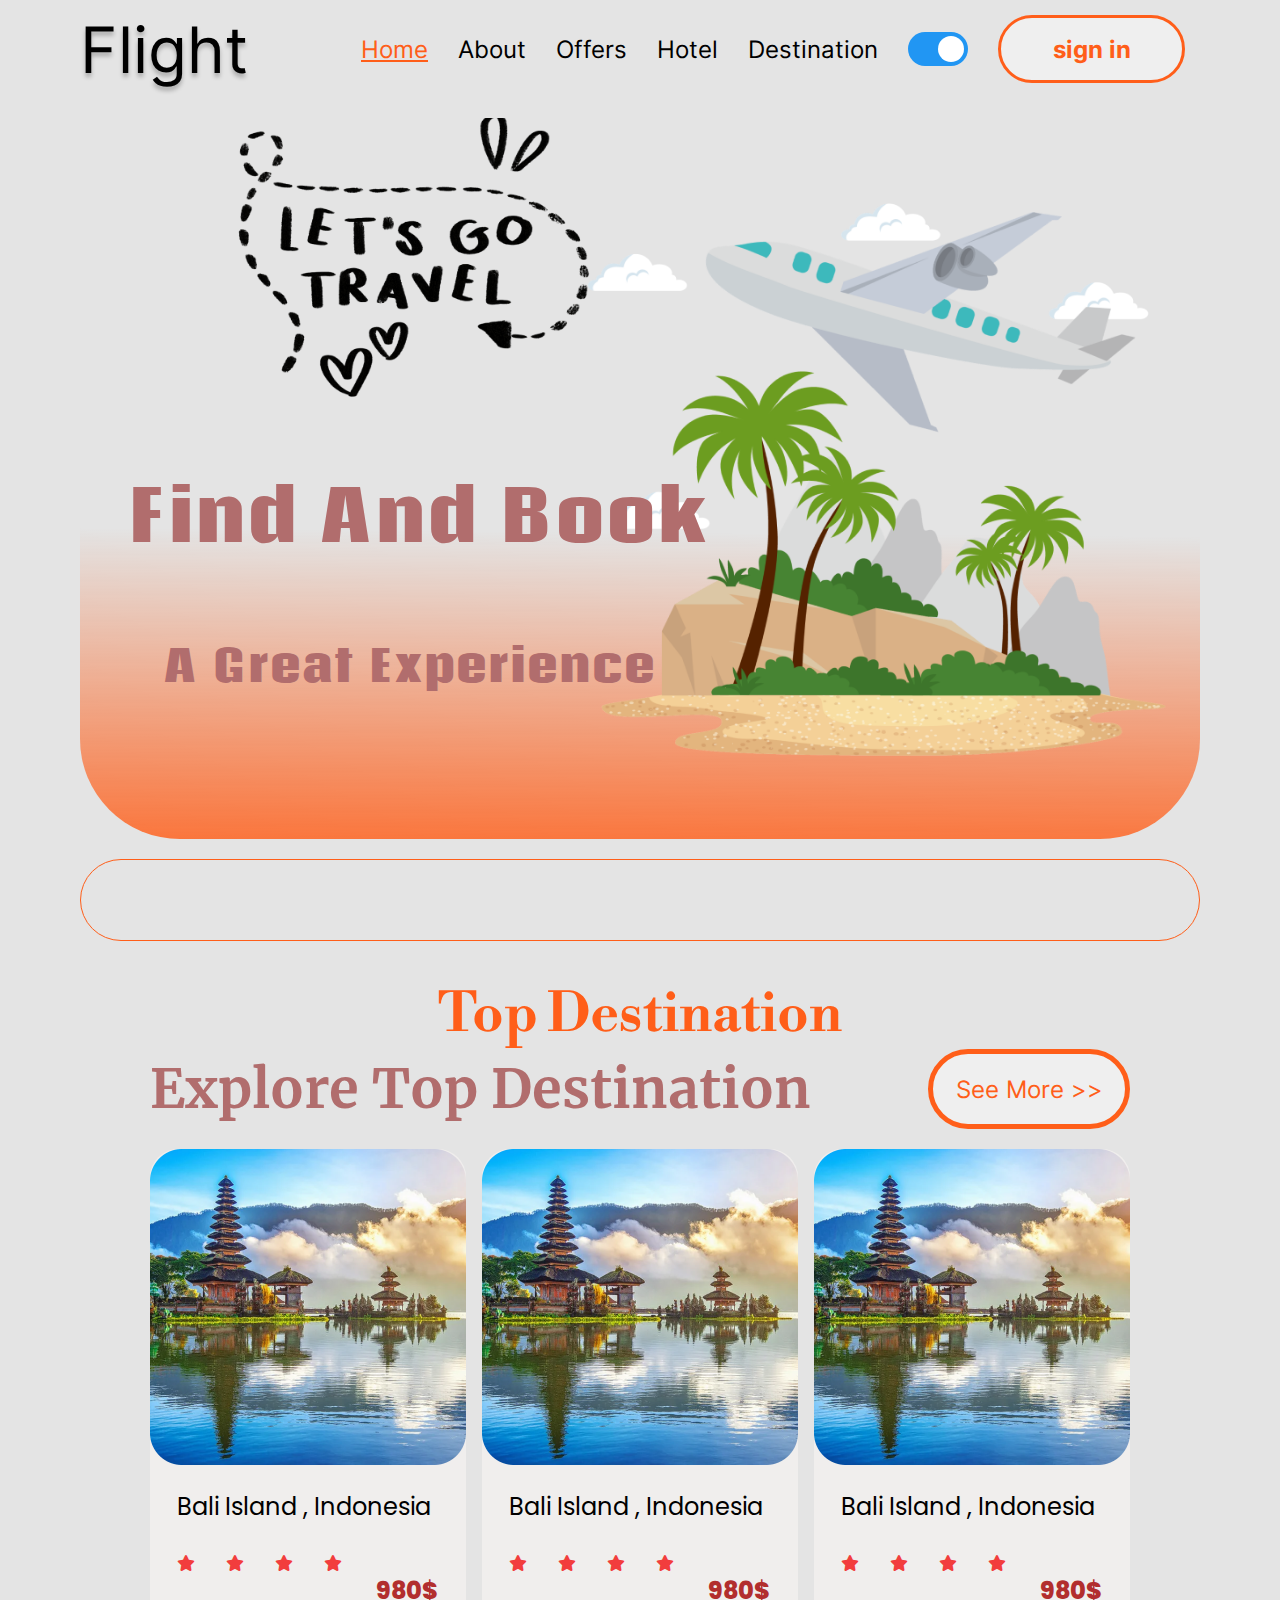
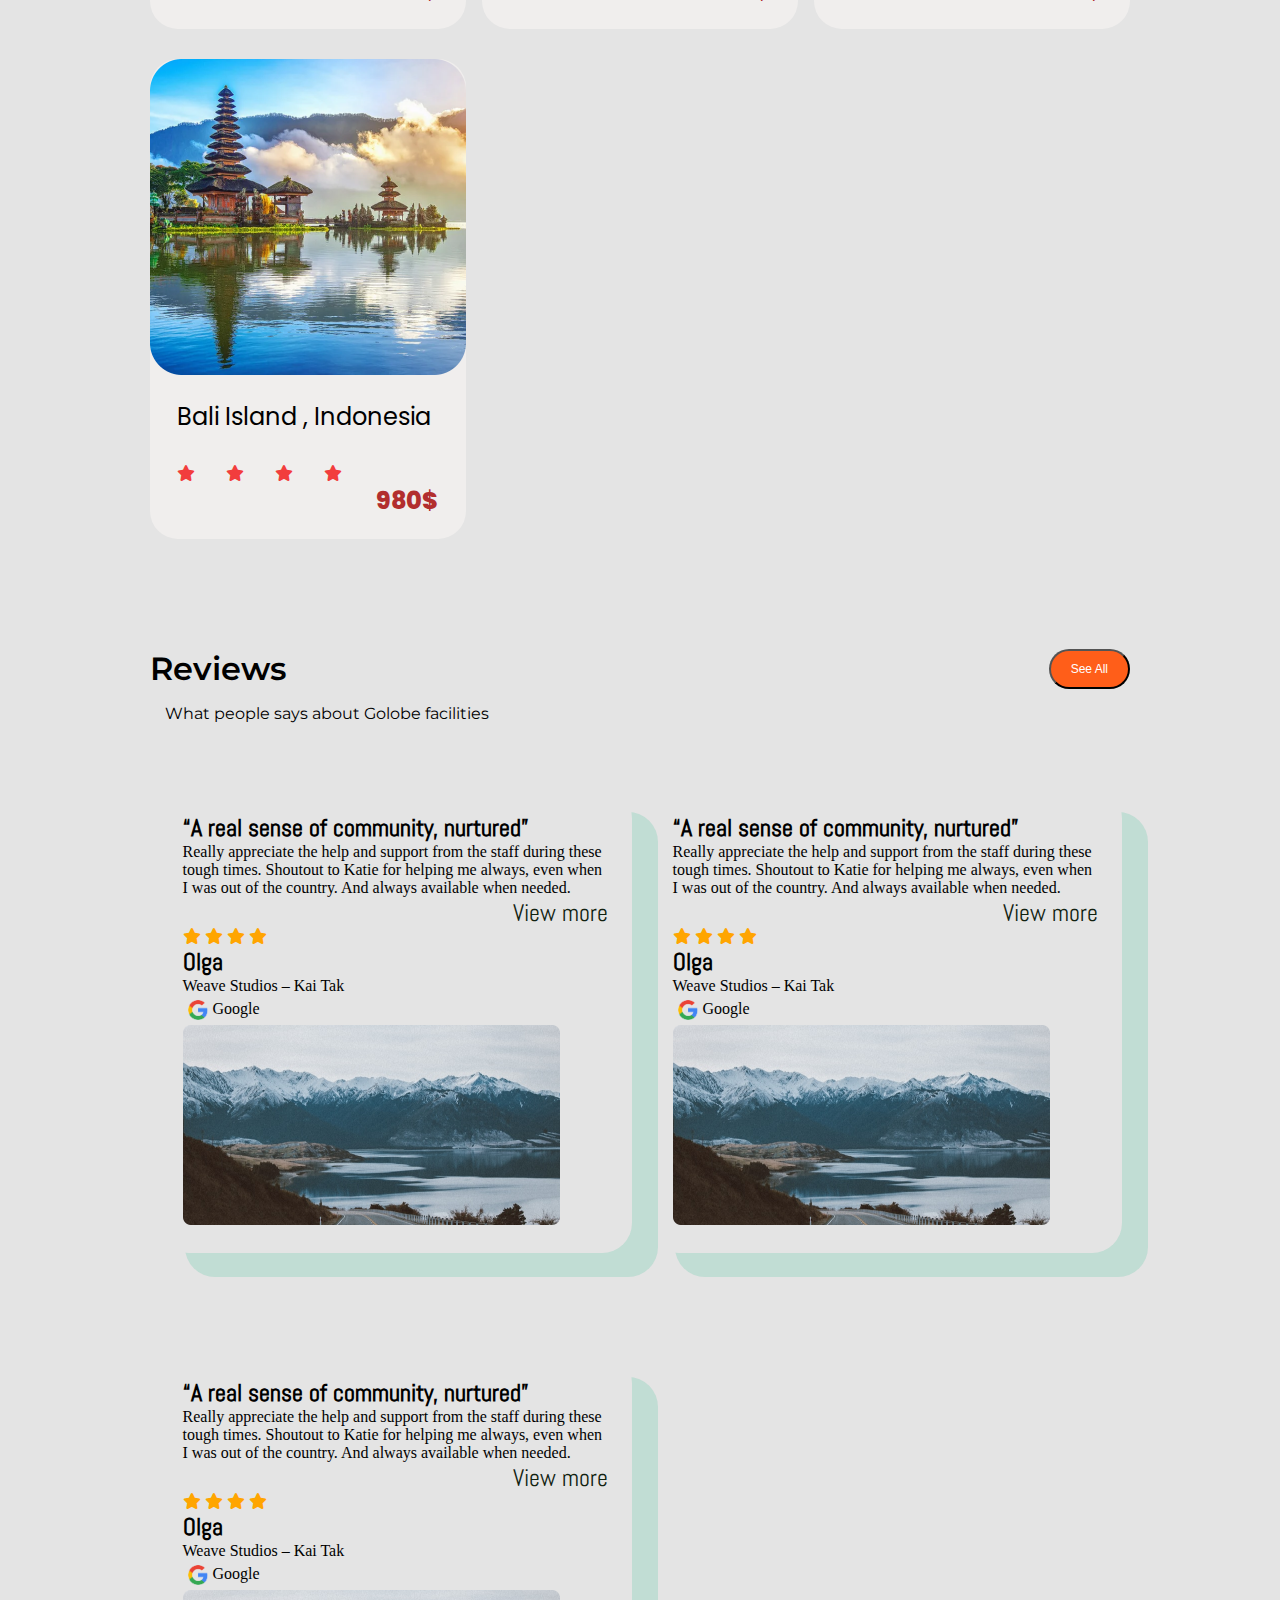
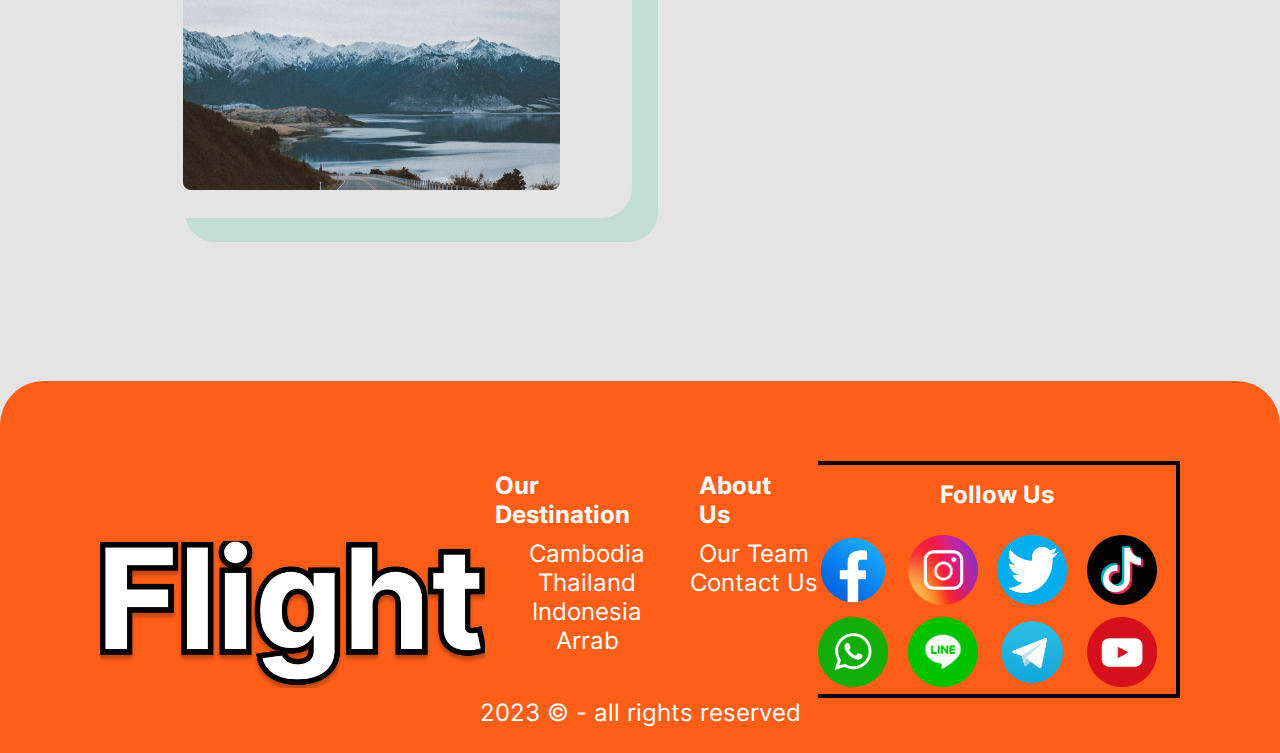
<file: index.html>
<!DOCTYPE html>
<html lang="en">
<head>
    <meta charset="UTF-8">
    <meta http-equiv="X-UA-Compatible" content="IE=edge">
    <meta name="viewport" content="width=device-width, initial-scale=1.0">
    <link rel="stylesheet" href="./css/styles.css"> 
    <link rel="stylesheet" href="https://cdn.jsdelivr.net/npm/bootstrap-icons@1.10.1/font/bootstrap-icons.css">
    <link rel="stylesheet" href="https://cdnjs.cloudflare.com/ajax/libs/font-awesome/6.2.1/css/all.min.css"/>
    <title>E8</title>
</head>
<body>
    <section id="header" class="section-padding">
        <div id="list">
            <i id="bar" class="fa-solid fa-list"></i>
        </div>
        <a href="#" id="logo-block"><h1>Flight</h1></a>
        <div class="navba-block">
            <ul id="navba">
                <li><a href="index.html" class="active">Home</a></li>
                <li><a href="about.html">About</a></li>
                <li><a href="offers.html">Offers</a></li>
                <li><a href="hotel.html">Hotel</a></li>
                <li><a href="destination.html">Destination</a></li>
                <li>
                    <a href="#">
                    <label class="switch">
                        <input type="checkbox" checked>
                        <span class="slider round"></span>
                    </label>
                    </a>
                </li>  
                <li><a href="#"> <button>sign in</button></a></li>
                <a href="#" id="close"><i class="fa-solid fa-x"></i></a>
            </ul>
        </div>
        <div id="signin-phone">
            <a href="#"> <button>sign in</button></a>
        </div>
    </section>
    <section id="feature" class="section-padding">
    <div>
        <h2 id="feature_text1" class="section-padding">Find And Book</h2>
        <h2 id="feature_text2">A Great Experience</h2>
    </div>
    </section>
    <section id="search" class="section-padding">
    <div>
        
    </div>
    </section>
    <section id="destination" class="section-padding">
        <h2>Top Destination</h2>
        <div id="top_destination">
            <h1>Explore Top Destination</h1>
            <button class="normal block">See More <span>>></span>
            </button>
        </div>
        <div id="posts">
            <div class="post" onclick="window.location.href='offers-travel-detail.html';">
                <img src="assets/imges/post1.png" alt="">
                <h5>Bali Island , Indonesia</h5>
                <div class="star"> 
                    <i class="fa fa-star"></i>
                    <i class="fa fa-star"></i>
                    <i class="fa fa-star"></i>
                    <i class="fa fa-star"></i>
                </div>
                <p>980$</p>
            </div>
            <div class="post">
                <img src="assets/imges/post1.png" alt="">
                <h5>Bali Island , Indonesia</h5>
                <div class="star"> 
                    <i class="fa fa-star"></i>
                    <i class="fa fa-star"></i>
                    <i class="fa fa-star"></i>
                    <i class="fa fa-star"></i>
                </div>
                <p>980$</p>
            </div>
            <div class="post">
                <img src="assets/imges/post1.png" alt="">
                <h5>Bali Island , Indonesia</h5>
                <div class="star"> 
                    <i class="fa fa-star"></i>
                    <i class="fa fa-star"></i>
                    <i class="fa fa-star"></i>
                    <i class="fa fa-star"></i>
                </div>
                <p>980$</p>
            </div>
            <div class="post">
                <img src="assets/imges/post1.png" alt="">
                <h5>Bali Island , Indonesia</h5>
                <div class="star"> 
                    <i class="fa fa-star"></i>
                    <i class="fa fa-star"></i>
                    <i class="fa fa-star"></i>
                    <i class="fa fa-star"></i>
                </div>
                <p>980$</p>
            </div>
        </div>
    </section>
    <section id="review" class="section-padding"> 
        <div id="top_review">
            <h1>Reviews</h1>
            <button class="normal">See All</button>
        </div>
        <p id="say">What people says about Golobe facilities</p>
        <div id="feedbacks">
            <div class="feedback">
                <h4>“A real sense of community, nurtured”</h4>
                <p>Really appreciate the help and support from the staff during these tough times. Shoutout to Katie for helping me always, even when I was out of the country. And always available when needed.            </p>
                <a href="#"><h5>View more</h5></a>
                <div>
                    <i class="fa fa-star"></i>
                    <i class="fa fa-star"></i>
                    <i class="fa fa-star"></i>
                    <i class="fa fa-star"></i>
                </div>
                <h4>Olga</h4>
                <p>Weave Studios – Kai Tak</p>
                <div id="google">
                    <img src="assets/imges/google.png" alt="">
                    <p>Google</p>
                </div>
                <img src="assets/imges/review1.png" alt="">
            </div>
            <div class="feedback">
                <h4>“A real sense of community, nurtured”</h4>
                <p>Really appreciate the help and support from the staff during these tough times. Shoutout to Katie for helping me always, even when I was out of the country. And always available when needed.            </p>
                <a href="#"><h5>View more</h5></a>
                <div>
                    <i class="fa fa-star"></i>
                    <i class="fa fa-star"></i>
                    <i class="fa fa-star"></i>
                    <i class="fa fa-star"></i>
                </div>
                <h4>Olga</h4>
                <p>Weave Studios – Kai Tak</p>
                <div id="google">
                    <img src="assets/imges/google.png" alt="">
                    <p>Google</p>
                </div>
                <img src="assets/imges/review1.png" alt="">
            </div>
            <div class="feedback">
                <h4>“A real sense of community, nurtured”</h4>
                <p>Really appreciate the help and support from the staff during these tough times. Shoutout to Katie for helping me always, even when I was out of the country. And always available when needed.            </p>
                <a href="#"><h5>View more</h5></a>
                <div>
                    <i class="fa fa-star"></i>
                    <i class="fa fa-star"></i>
                    <i class="fa fa-star"></i>
                    <i class="fa fa-star"></i>
                </div>
                <h4>Olga</h4>
                <p>Weave Studios – Kai Tak</p>
                <div id="google">
                    <img src="assets/imges/google.png" alt="">
                    <p>Google</p>
                </div>
                <img src="assets/imges/review1.png" alt="">
            </div>
        </div>
    </section>
    <section id="footer" class="section-padding">
        <a href="#" class="logo block-full-screen "><img src="assets/imges/logofooter.png" alt=""></a>
        <div>
            <a href="#" class="logo block-mobile-screen"><img src="assets/imges/logofooter.png" alt=""></a>
            <div class="our-destination">
                <h4>Our Destination</h4>
                <ul> 
                    <li>Cambodia</li> 
                    <li>Thailand</li>
                    <li>Indonesia</li>
                    <li>Arrab</li>
                </ul>
            </div>
            <div>
                <h4>About Us</h4>
                <ul> 
                    <li>Our Team</li>
                    <li>Contact Us</li>
                </ul>
            </div>
            <div id="followus">
                <h4>Follow Us</h4>
                <div>
                    <img src="assets/imges/facebook.png" alt="">
                    <img src="assets/imges/ig.png" alt="">
                    <img src="assets/imges/tw.png" alt="">
                    <img src="assets/imges/tiktok.png" alt="">
                    <img src="assets/imges/whatsapp.png" alt="">
                    <img src="assets/imges/line.png" alt="">
                    <img src="assets/imges/telegram.png" alt="">
                    <img src="assets/imges/youtube.png" alt="">
                </div>
            </div>
        </div>
    <h5>2023 © - all rights reserved </h5>
    </section>
    <script src="js/JavaScript.js"></script>
</body>
</html>
</file>
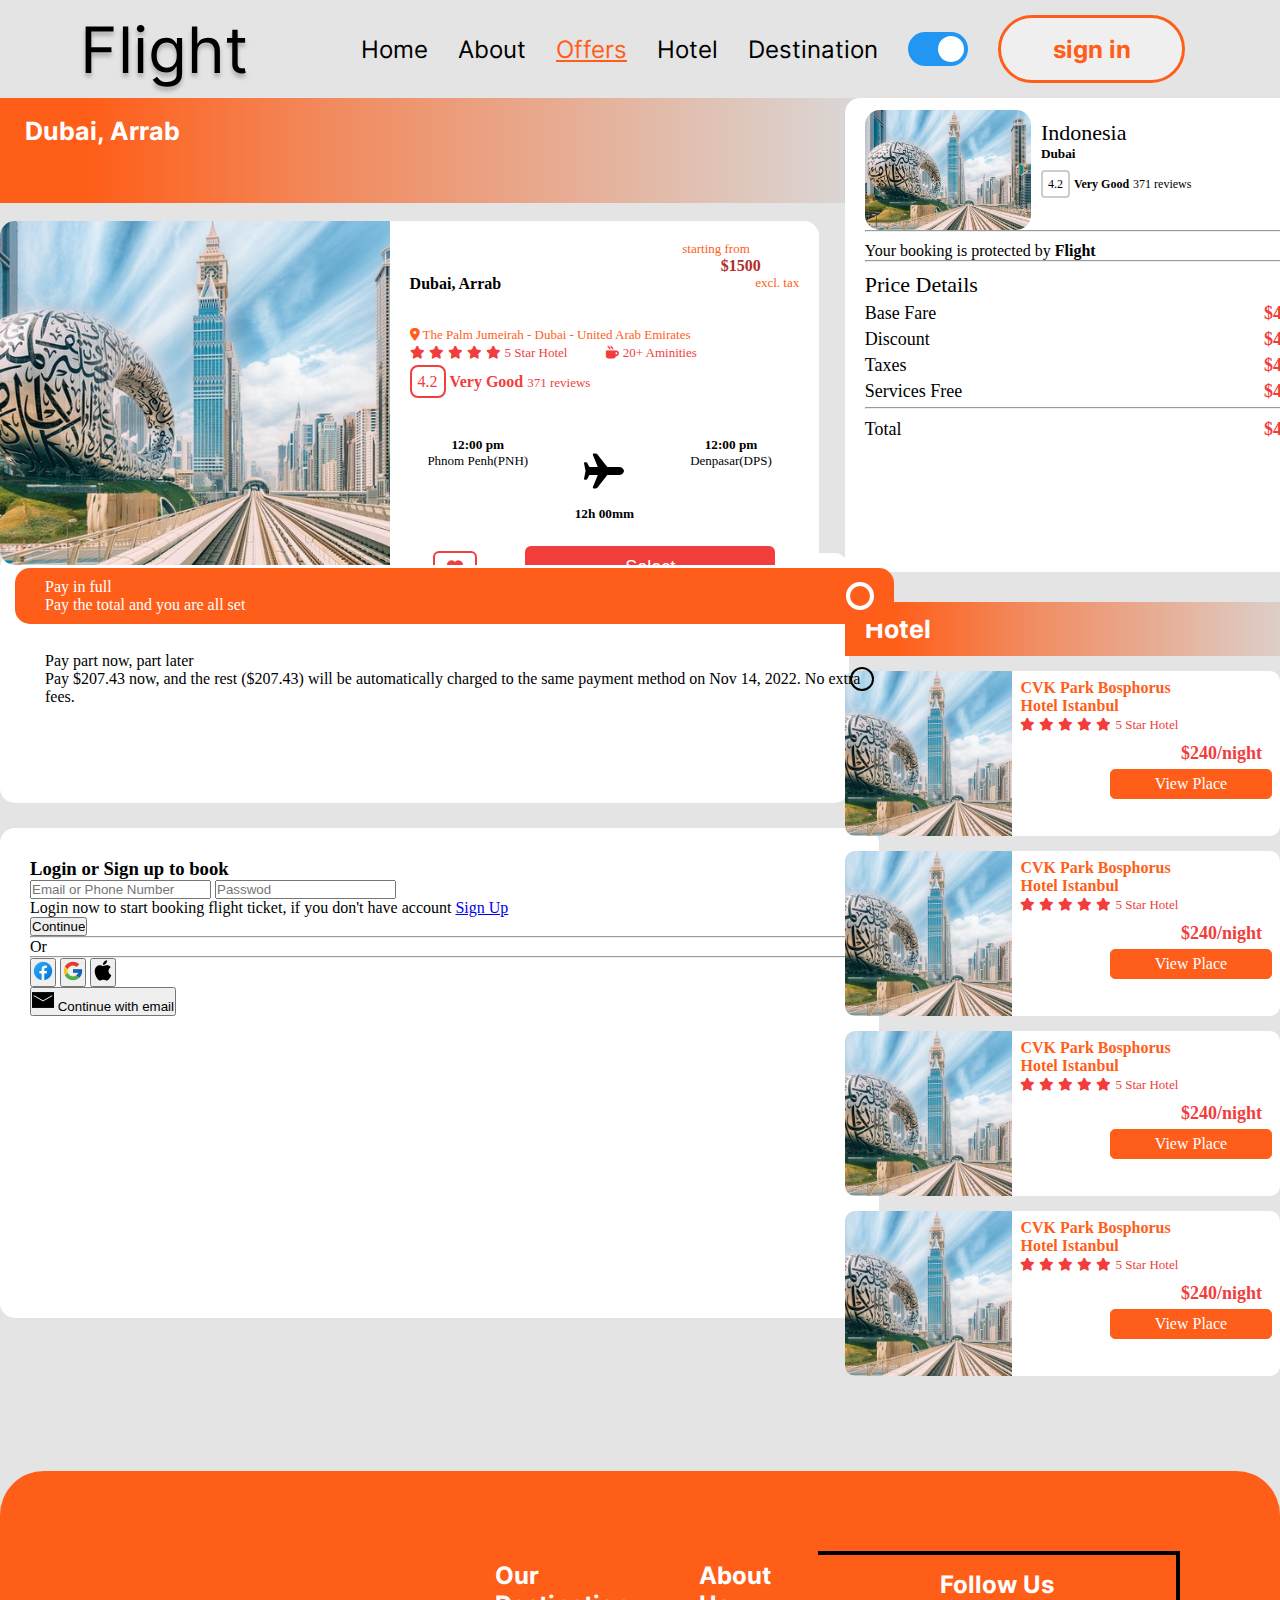
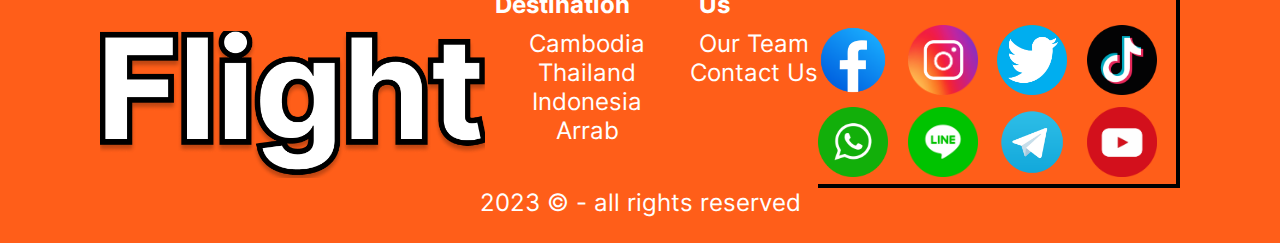
<file: offers-travel-detail.html>
<!DOCTYPE html>
<html lang="en">
<head>
    <meta charset="UTF-8">
    <meta http-equiv="X-UA-Compatible" content="IE=edge">
    <meta name="viewport" content="width=device-width, initial-scale=1.0">
    <link rel="stylesheet" href="./css/styles.css"> 
    <link rel="stylesheet" href="https://cdn.jsdelivr.net/npm/bootstrap-icons@1.10.1/font/bootstrap-icons.css">
    <link rel="stylesheet" href="https://cdnjs.cloudflare.com/ajax/libs/font-awesome/6.2.1/css/all.min.css"/>
    <!-- Bootstrap -->
    <link href="https://cdn.jsdelivr.net/npm/bootstrap@5.3.0-alpha1/dist/css/bootstrap.min.css" rel="stylesheet"
        integrity="sha384-GLhlTQ8iRABdZLl6O3oVMWSktQOp6b7In1Zl3/Jr59b6EGGoI1aFkw7cmDA6j6gD" crossorigin="anonymous">
    <title>E8</title>
</head>
<body>
    <section id="header" class="section-padding">
        <div id="list">
            <i id="bar" class="fa-solid fa-list"></i>
        </div>
        <a href="#" id="logo-block"><h1>Flight</h1></a>
        <div class="navba-block">
            <ul id="navba">
                <li><a href="index.html" >Home</a></li>
                <li><a href="about.html">About</a></li>
                <li><a href="offers.html" class="active">Offers</a></li>
                <li><a href="hotel.html">Hotel</a></li>
                <li><a href="destination.html">Destination</a></li>
                <li>
                    <a href="#">
                    <label class="switch">
                        <input type="checkbox" checked>
                        <span class="slider round"></span>
                    </label>
                    </a>
                </li>  
                <li><a href="#"> <button>sign in</button></a></li>
                <a href="#" id="close"><i class="fa-solid fa-x"></i></a>
            </ul>
        </div>
        <div id="signin-phone">
            <a href="#"> <button>sign in</button></a>
        </div>
    </section>

    <div class="container offers_travel_detail">
        <div class="content_left">
            <!-- content-left (place) -->
            <div class="place">
                <div class="caption">
                    <h2>Dubai, Arrab</h2>
                </div>
                <div class="block">
                    <div class="image">
                        <img src="/assets/imges/offers-images/dubai.jpg" alt="">
                    </div>
                    <div class="detail">
                        <div class="name_and_price">
                            <div class="name">
                                <h4>Dubai, Arrab</h4>
                            </div>
                            <div class="price">
                                <p>starting from</p>
                                <h4>$1500</h4>
                                <p>excl. tax</p>
                            </div>
                        </div>
                        <div class="rate_block">
                            <p><i class="fa-solid fa-location-dot"></i> The Palm Jumeirah - Dubai - United Arab
                                Emirates</p>
                            <span class="rating">
                                <span class="fa fa-star checked"></span>
                                <span class="fa fa-star checked"></span>
                                <span class="fa fa-star checked"></span>
                                <span class="fa fa-star checked"></span>
                                <span class="fa fa-star "></span>
                            </span>
                            <span class="rate_star">5 star hotel</span>
                            <span class="aminities">
                                <i class="fa-sharp fa-solid fa-mug-hot"></i>
                                <span>20+ aminities</span>
                            </span>
                            <div class="rate_point">
                                <span class="point">4.2</span>
                                <span class="rate">very good</span>
                                <span class="reviews">371 reviews</span>
                            </div>
                        </div>
                        <div class="time_flight">
                            <div class="start">
                                <h5>12:00 pm</h5>
                                <p>Phnom Penh(PNH)</p>
                            </div>
                            <div class="plane_img">
                                <img src="/assets/imges/offers-images/plane.png" alt="">
                            </div>
                            <div class="end">
                                <h5>12:00 pm</h5>
                                <p>Denpasar(DPS)</p>
                            </div>
                        </div>
                        <div class="time_flight_spend">
                            <h5>12h 00mm</h5>
                        </div>
                        <div class="selected">
                            <a href="#"><i class="fa-solid fa-heart"></i></a>
                            <button class="select">Select</button>
                        </div>
                    </div>
                </div>
            </div>
            <!-- content-left (pay) -->
            <div class="pay">
                <div>
                    <input type="radio" name="size" id="small" checked="checked">
                    <label for="small">
                        Pay in full <br>
                        Pay the total and you are all set
                    </label><br>
                </div>
                <div>
                    <input type="radio" name="size" id="large">
                    <label for="large">
                        Pay part now, part later <br>
                        Pay $207.43 now, and the rest ($207.43) will be automatically charged to the same payment
                        method on Nov 14, 2022. No extra fees.
                    </label>
                </div>
            </div>
            <!-- content-left (login) -->
            <div class="login">
                <h3 class="mt-3 fw-bold">Login or Sign up to book</h3>
                <div class="mt-3">
                    <input type="email" class="form-control" id="email" placeholder="Email or Phone Number">
                    <input type="password" class="form-control mt-3" id="password" placeholder="Passwod">
                    <p class="mt-1">Login now to start booking flight ticket, if you don't have account <a href="#"
                            class="text-decoration-none fs-5 text-warning fw-bold">Sign Up</a></p>
                    <!-- <button type="submit" class="btn btn-primary mb-3 form-control">Confirm identity</button> -->
                    <input type="submit" name="continue" class="btn btn-warning form-control fw-bold"
                        value="Continue" id="btnContinue">
                </div>
                <div class="d-flex justify-content-between align-items-center">
                    <hr class="w-50">
                    <p class="fw-bold">Or</p>
                    <hr class="w-50">
                </div>
                <div class="d-flex justify-content-between">
                    <button type="submit" class="btn border-1 border-warning w-25 p-2" title="Facebook">
                        <img src="assets/imges/offers-images/facebook_icon.png" alt="">
                    </button>
                    <button type="submit" class="btn border-1 border-warning w-25 p-2" title="Google">
                        <img src="assets/imges/offers-images/google_icon.png" alt="">
                    </button>
                    <button type="submit" class="btn border-1 border-warning w-25 p-2" title="Apple">
                        <img src="assets/imges/offers-images/apple_icon.png" alt="">
                    </button>
                </div>
                <button type="submit" class="btn border-1 border-warning w-100 p-2 mt-2"
                    title="Continue with email">
                    <img src="assets/imges/offers-images/mail_icon.png" alt="">
                    <span class="m-lg-2">Continue with email</span>
                </button>
            </div>
        </div>
        <div class="content_right">
            <!-- content-right (booking) -->
            <div class="booking">
                <div class="image_name">
                    <div class="image">
                        <img src="assets/imges/offers-images/dubai.jpg" alt="">
                    </div>
                    <div class="name">
                        <p>Indonesia</p>
                        <h5>Dubai</h5>
                        <div class="rate_point">
                            <span class="point">4.2</span>
                            <span class="rate">very good</span>
                            <span class="reviews">371 reviews</span>
                        </div>
                    </div>
                </div>
                <hr>
                <p>Your booking is protected by <b>Flight</b></p>
                <hr>
                <div class="price_details">
                    <p>Price Details</p>
                    <div class="total_block">
                        <p>Base Fare</p>
                        <p>$400</p>
                    </div>
                    <div class="total_block">
                        <p>Discount</p>
                        <p>$400</p>
                    </div>
                    <div class="total_block">
                        <p>Taxes</p>
                        <p>$400</p>
                    </div>
                    <div class="total_block">
                        <p>Services Free</p>
                        <p>$400</p>
                    </div>
                    <hr>
                    <div class="total_block">
                        <p>Total</p>
                        <p>$400</p>
                    </div>
                </div>
            </div>
            <!-- content-right (hotel) -->
            <div class="hotel">
                <div class="caption">
                    <h2>Hotel</h2>
                </div>
                <div class="image_name">
                    <div class="image">
                        <img src="assets/imges/offers-images/dubai.jpg" alt="">
                    </div>
                    <div class="name">
                        <p>CVK Park Bosphorus</p>
                        <p>Hotel Istanbul</p>
                        <span class="rating">
                            <span class="fa fa-star checked"></span>
                            <span class="fa fa-star checked"></span>
                            <span class="fa fa-star checked"></span>
                            <span class="fa fa-star checked"></span>
                            <span class="fa fa-star "></span>
                        </span>
                        <span class="rate_star">5 star hotel</span>
                        <div class="price">
                            <p>$240/night</p>
                        </div>
                        <div class="view_place">
                            <a href="#">View place</a>
                        </div>
                    </div>
                </div>
                <div class="image_name">
                    <div class="image">
                        <img src="assets/imges/offers-images/dubai.jpg" alt="">
                    </div>
                    <div class="name">
                        <p>CVK Park Bosphorus</p>
                        <p>Hotel Istanbul</p>
                        <span class="rating">
                            <span class="fa fa-star checked"></span>
                            <span class="fa fa-star checked"></span>
                            <span class="fa fa-star checked"></span>
                            <span class="fa fa-star checked"></span>
                            <span class="fa fa-star "></span>
                        </span>
                        <span class="rate_star">5 star hotel</span>
                        <div class="price">
                            <p>$240/night</p>
                        </div>
                        <div class="view_place">
                            <a href="#">View place</a>
                        </div>
                    </div>
                </div>
                <div class="image_name">
                    <div class="image">
                        <img src="assets/imges/offers-images/dubai.jpg" alt="">
                    </div>
                    <div class="name">
                        <p>CVK Park Bosphorus</p>
                        <p>Hotel Istanbul</p>
                        <span class="rating">
                            <span class="fa fa-star checked"></span>
                            <span class="fa fa-star checked"></span>
                            <span class="fa fa-star checked"></span>
                            <span class="fa fa-star checked"></span>
                            <span class="fa fa-star "></span>
                        </span>
                        <span class="rate_star">5 star hotel</span>
                        <div class="price">
                            <p>$240/night</p>
                        </div>
                        <div class="view_place">
                            <a href="#">View place</a>
                        </div>
                    </div>
                </div>
                <div class="image_name">
                    <div class="image">
                        <img src="assets/imges/offers-images/dubai.jpg" alt="">
                    </div>
                    <div class="name">
                        <p>CVK Park Bosphorus</p>
                        <p>Hotel Istanbul</p>
                        <span class="rating">
                            <span class="fa fa-star checked"></span>
                            <span class="fa fa-star checked"></span>
                            <span class="fa fa-star checked"></span>
                            <span class="fa fa-star checked"></span>
                            <span class="fa fa-star "></span>
                        </span>
                        <span class="rate_star">5 star hotel</span>
                        <div class="price">
                            <p>$240/night</p>
                        </div>
                        <div class="view_place">
                            <a href="#">View place</a>
                        </div>
                    </div>
                </div>
            </div>
        </div>
    </div>


    <section id="footer" class="section-padding">
        <a href="#" class="logo block-full-screen "><img src="assets/imges/logofooter.png" alt=""></a>
        <div>
            <a href="#" class="logo block-mobile-screen"><img src="assets/imges/logofooter.png" alt=""></a>
            <div class="our-destination">
                <h4>Our Destination</h4>
                <ul> 
                    <li>Cambodia</li> 
                    <li>Thailand</li>
                    <li>Indonesia</li>
                    <li>Arrab</li>
                </ul>
            </div>
            <div>
                <h4>About Us</h4>
                <ul> 
                    <li>Our Team</li>
                    <li>Contact Us</li>
                </ul>
            </div>
            <div id="followus">
                <h4>Follow Us</h4>
                <div>
                    <img src="assets/imges/facebook.png" alt="">
                    <img src="assets/imges/ig.png" alt="">
                    <img src="assets/imges/tw.png" alt="">
                    <img src="assets/imges/tiktok.png" alt="">
                    <img src="assets/imges/whatsapp.png" alt="">
                    <img src="assets/imges/line.png" alt="">
                    <img src="assets/imges/telegram.png" alt="">
                    <img src="assets/imges/youtube.png" alt="">
                </div>
            </div>
        </div>
    <h5>2023 © - all rights reserved </h5>
    </section>
    <script src="js/JavaScript.js"></script>
    <script src="js/script.js"></script>
</body>
</html>
</file>
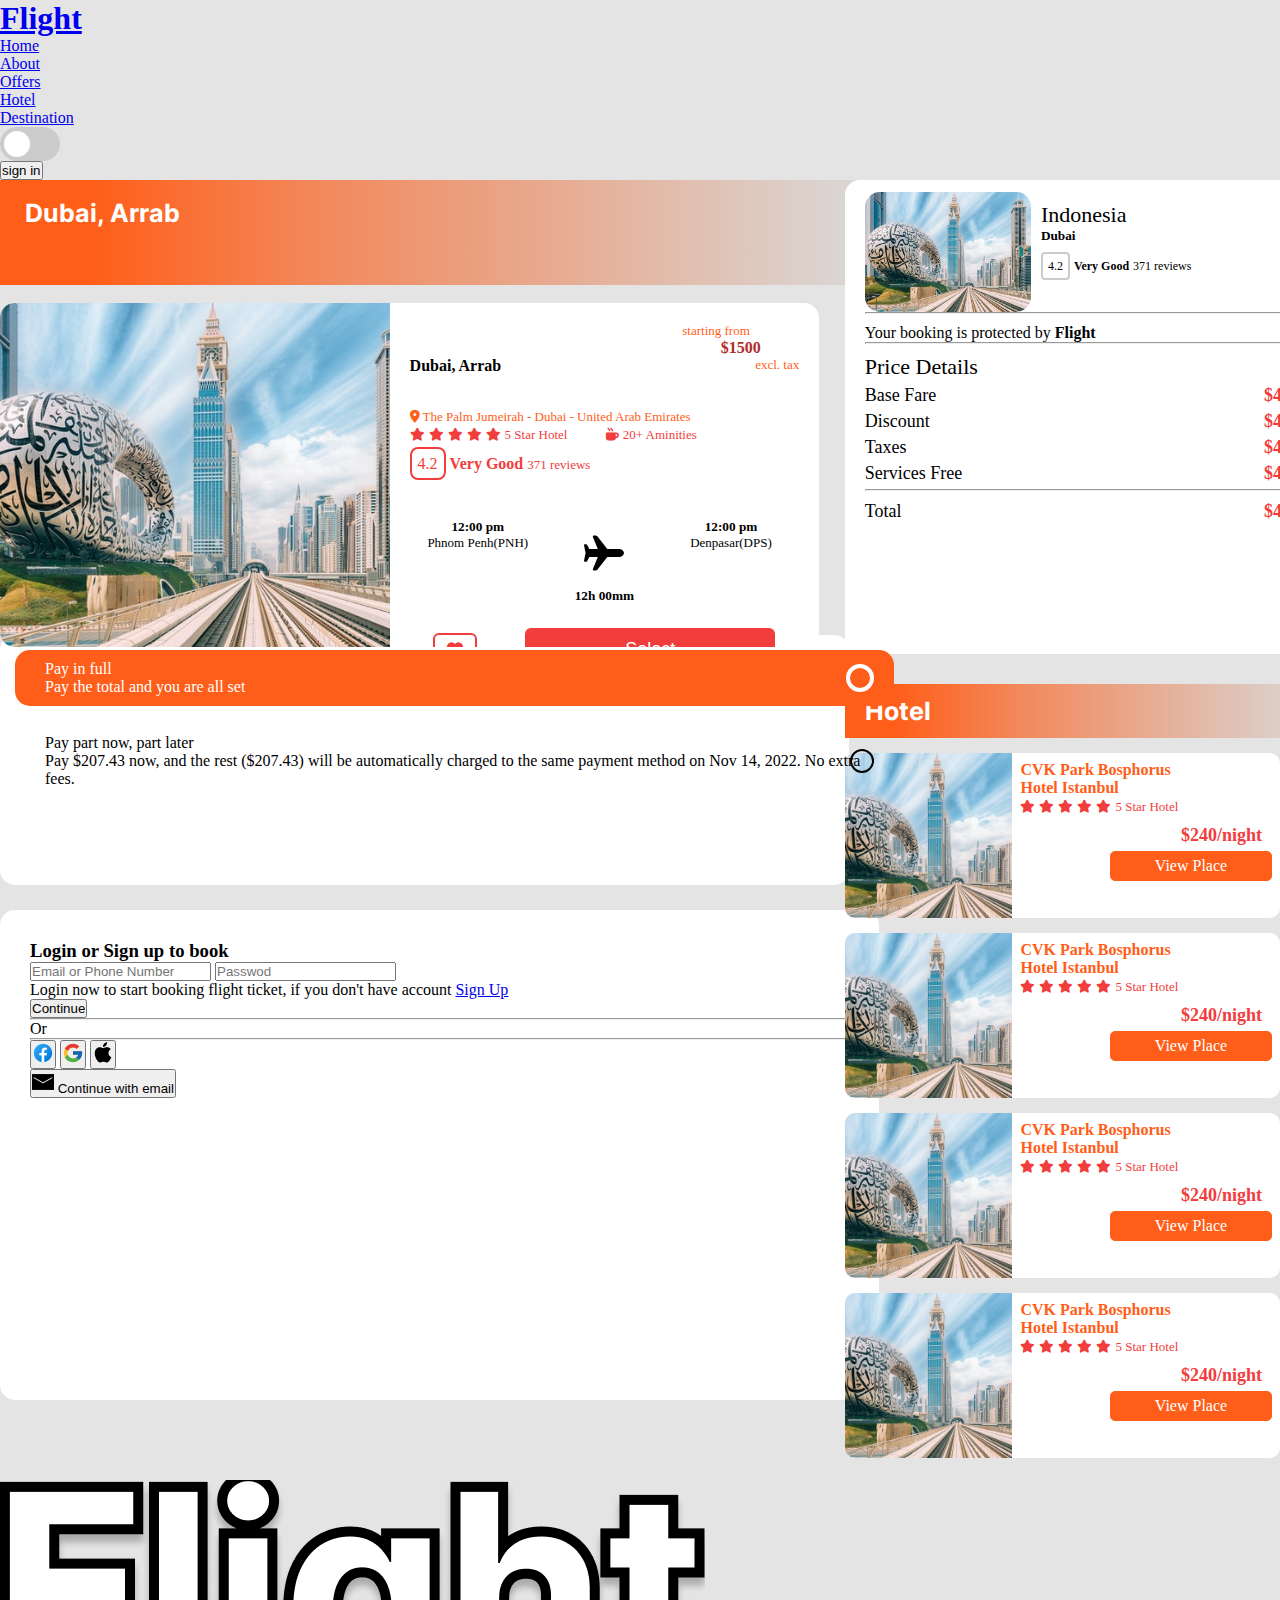
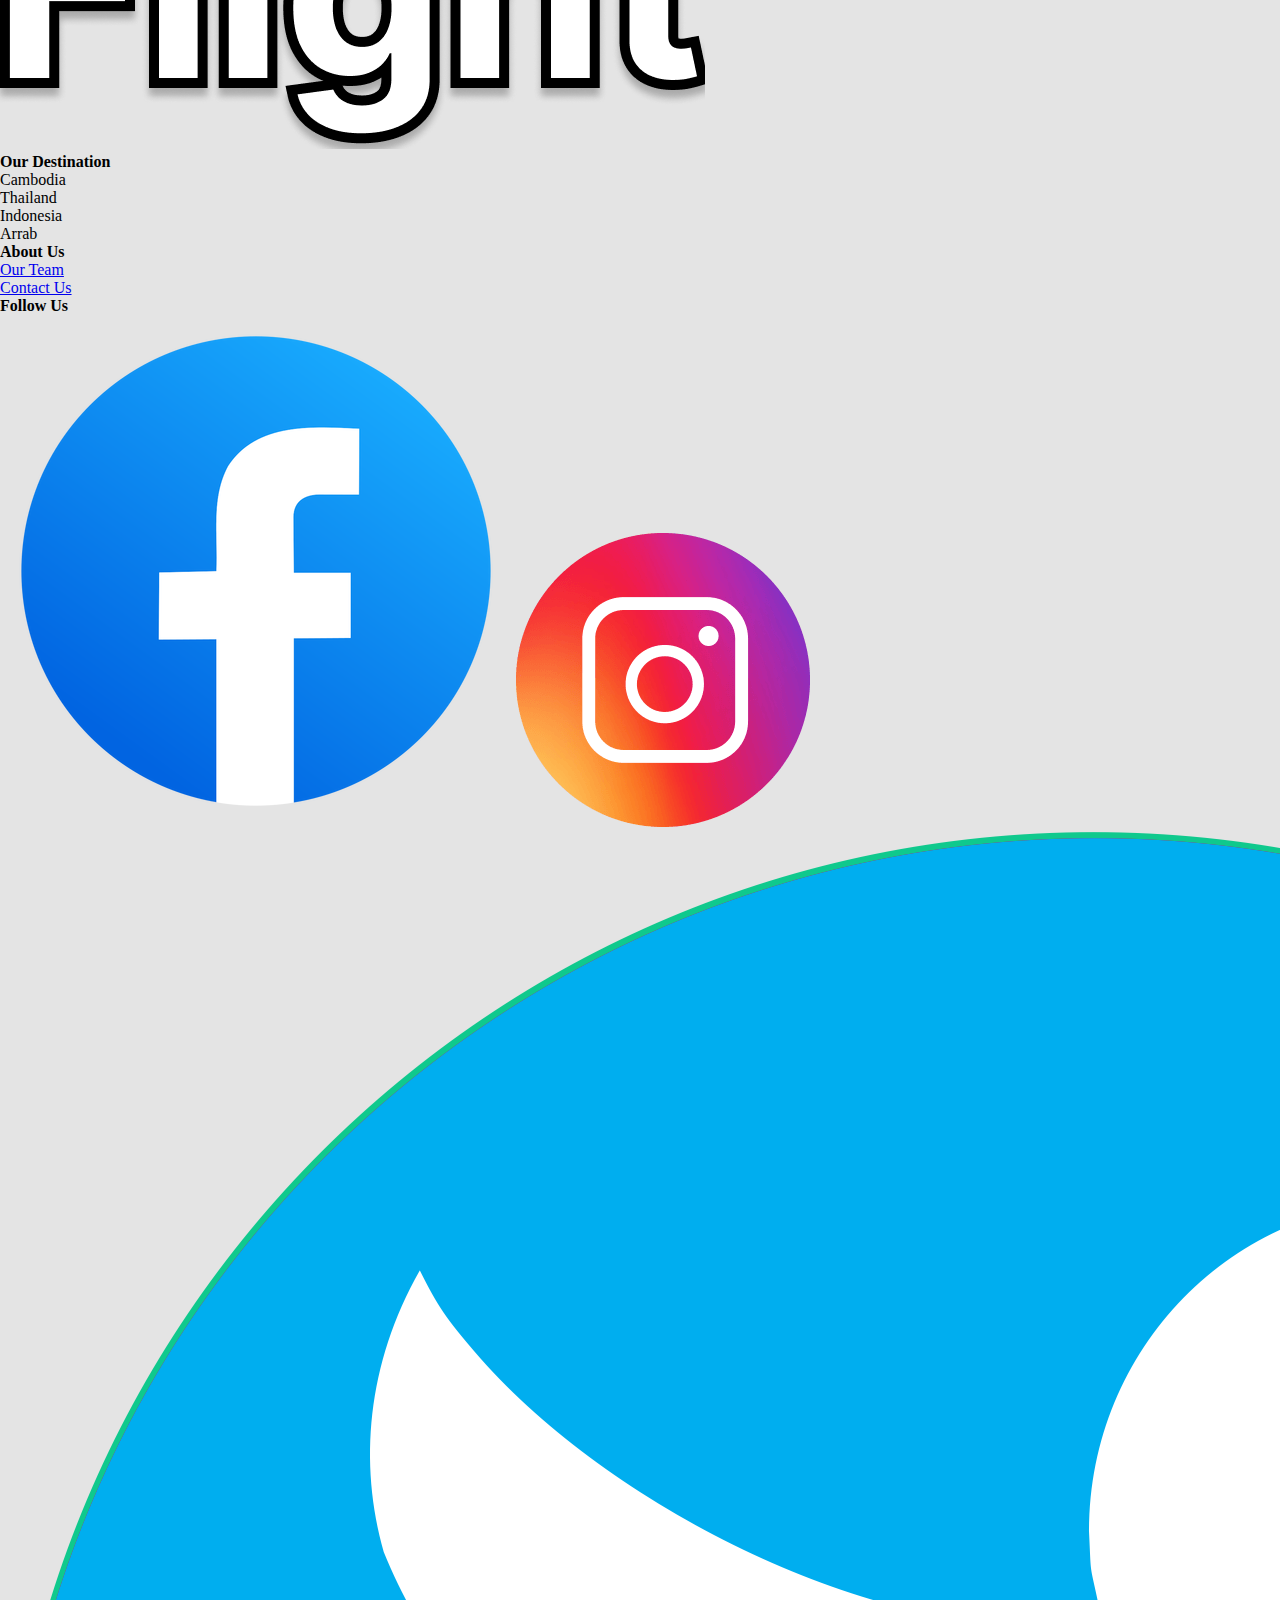
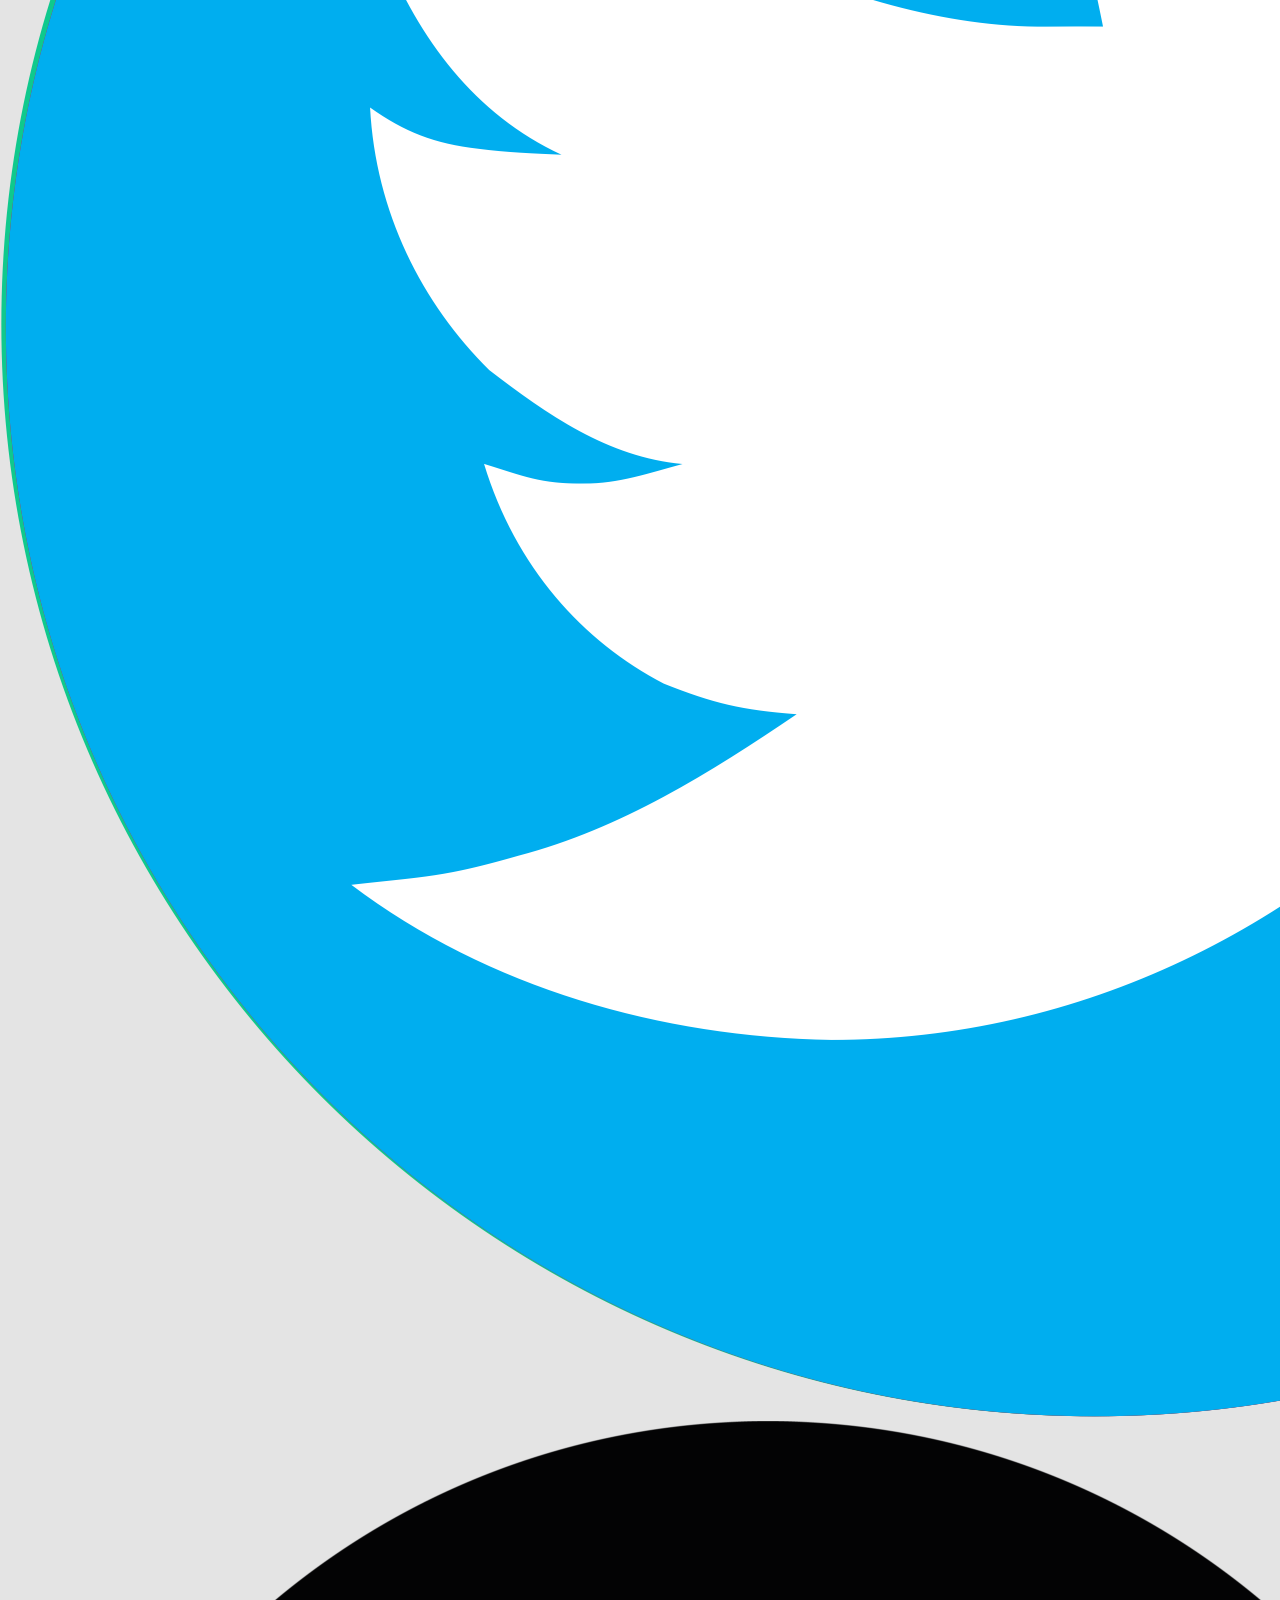
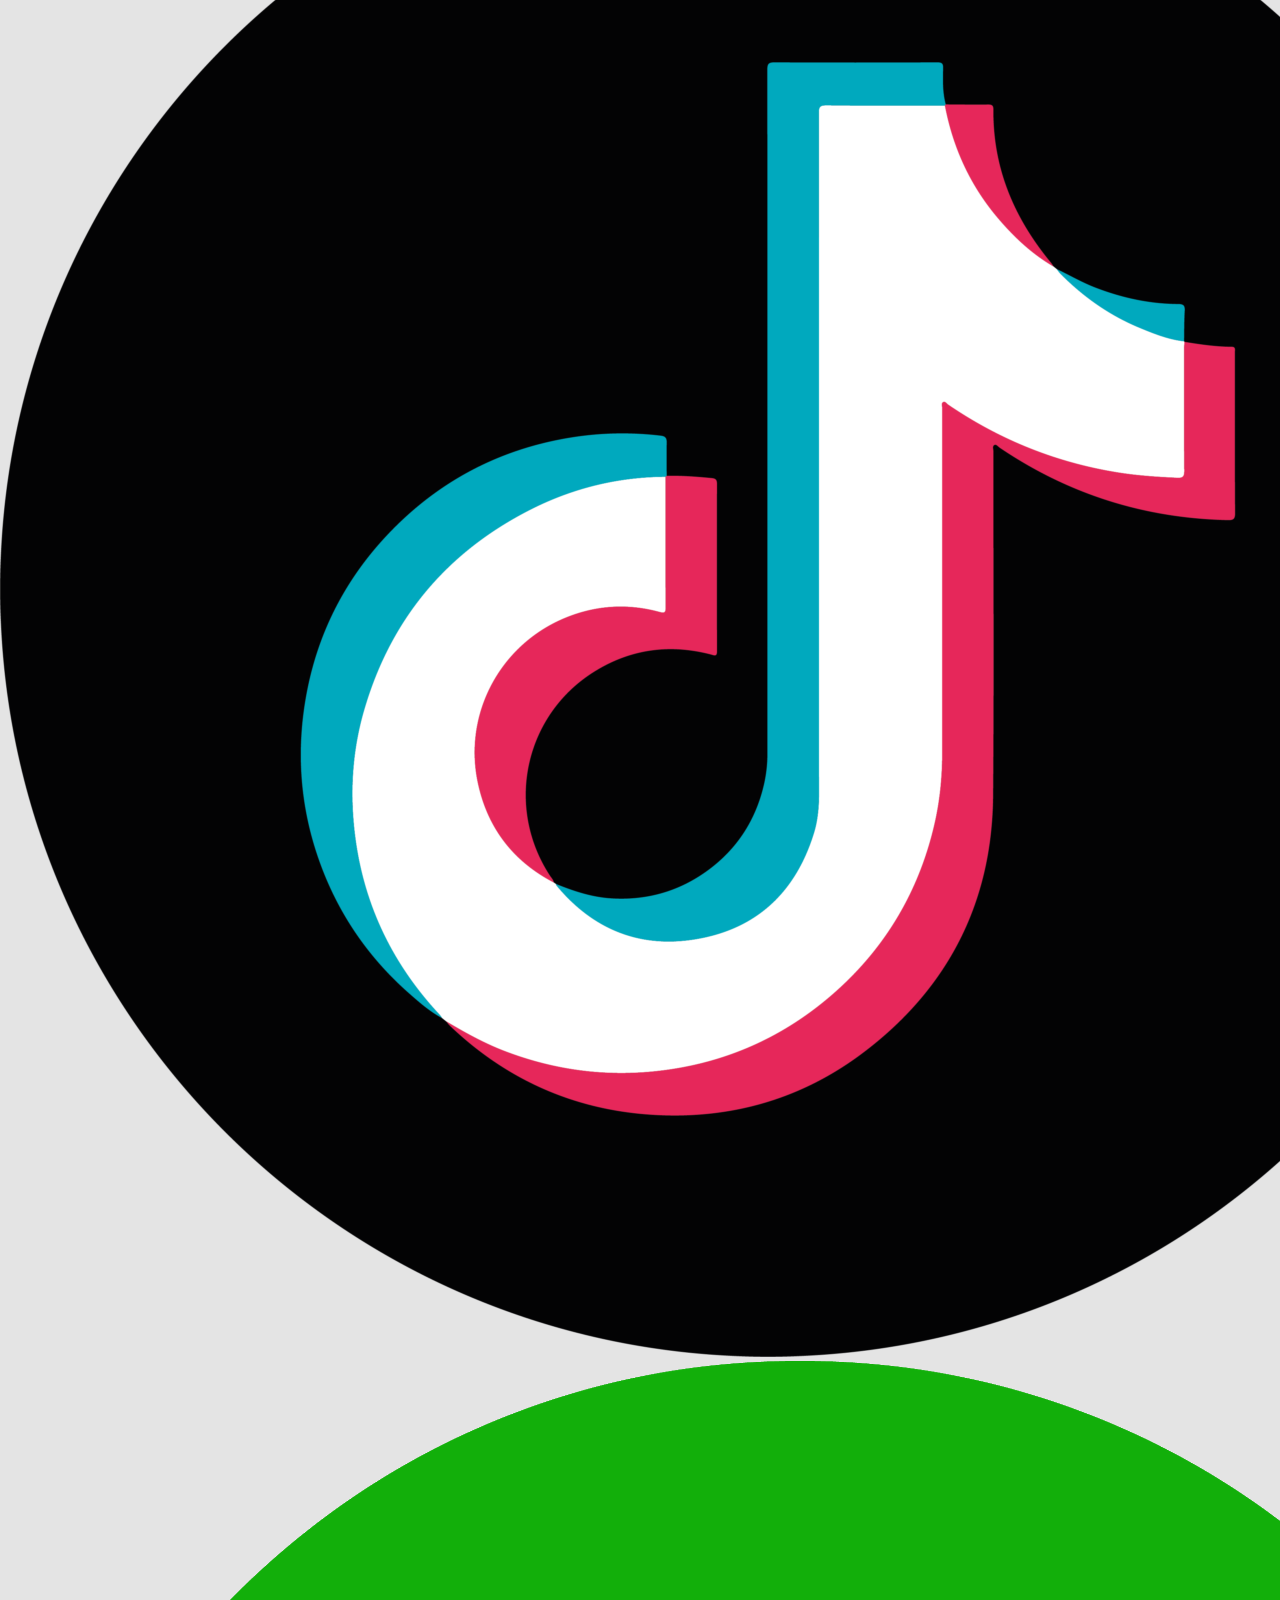
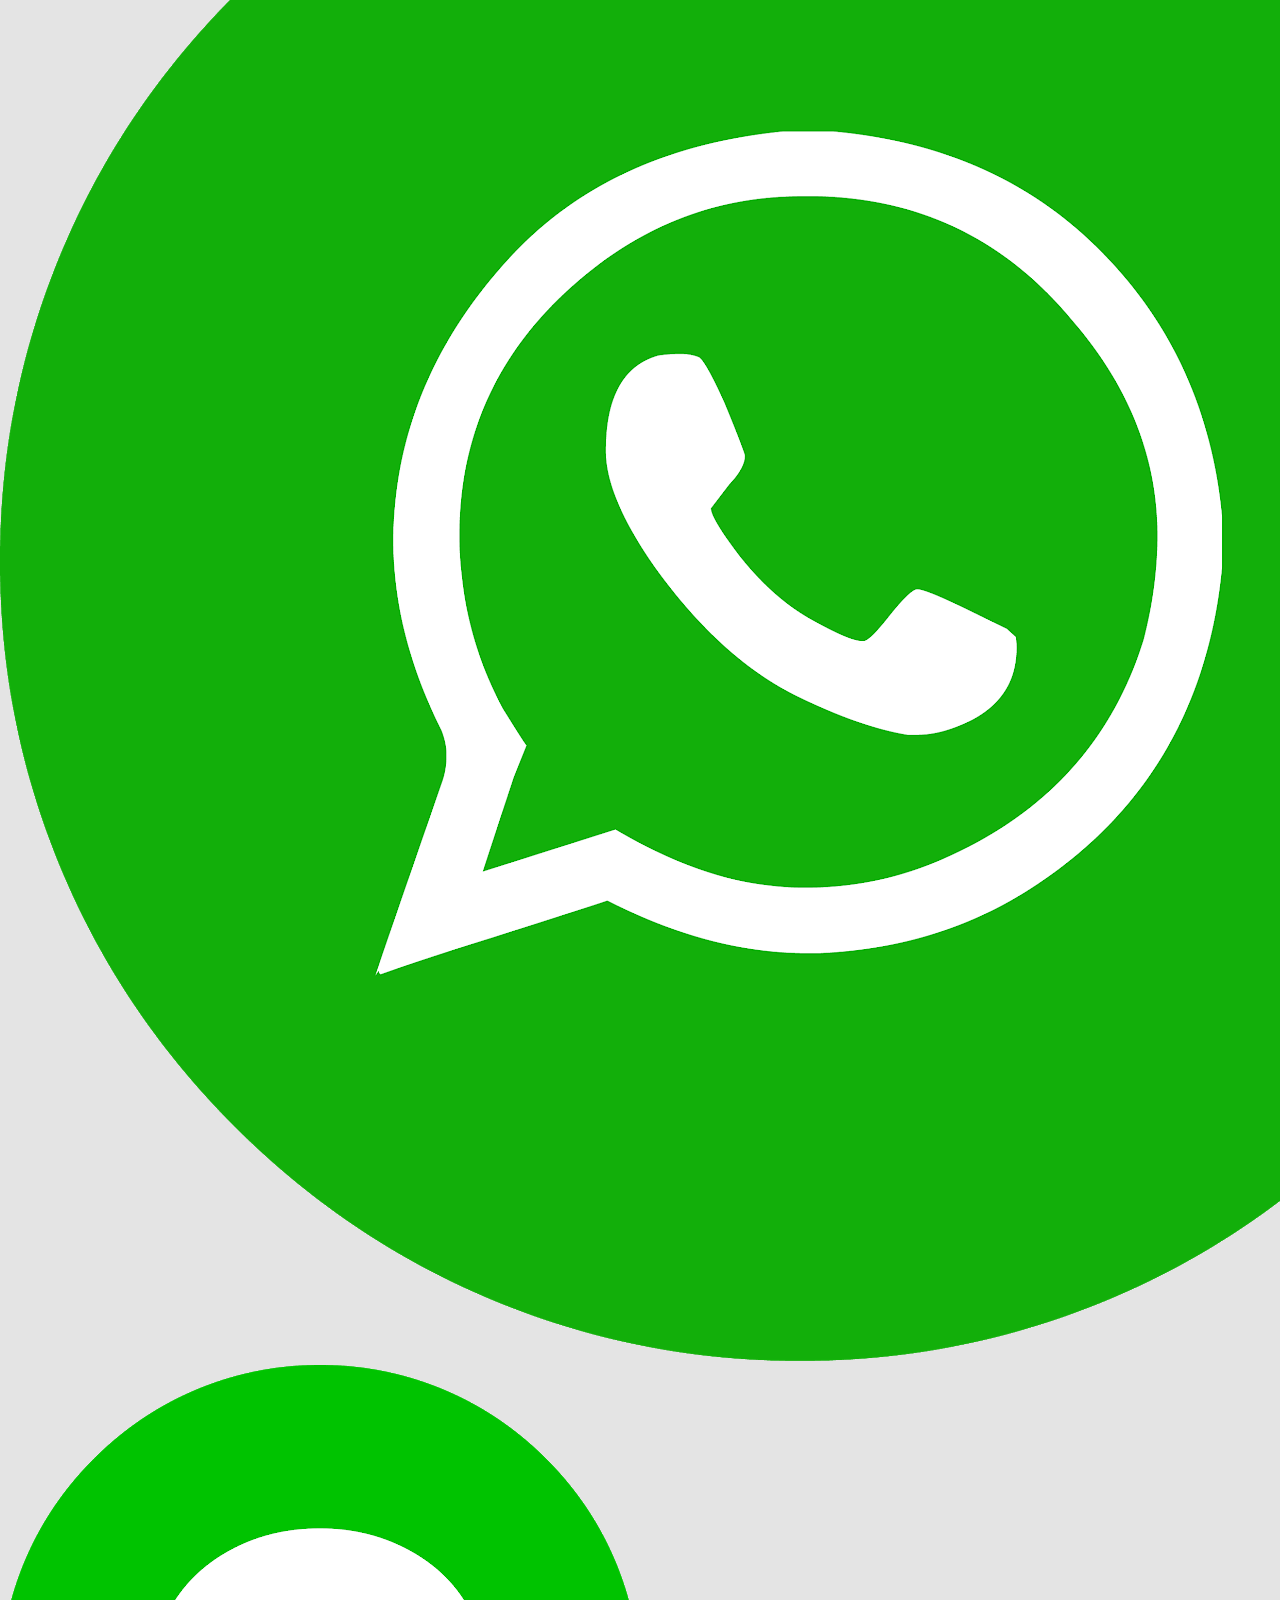
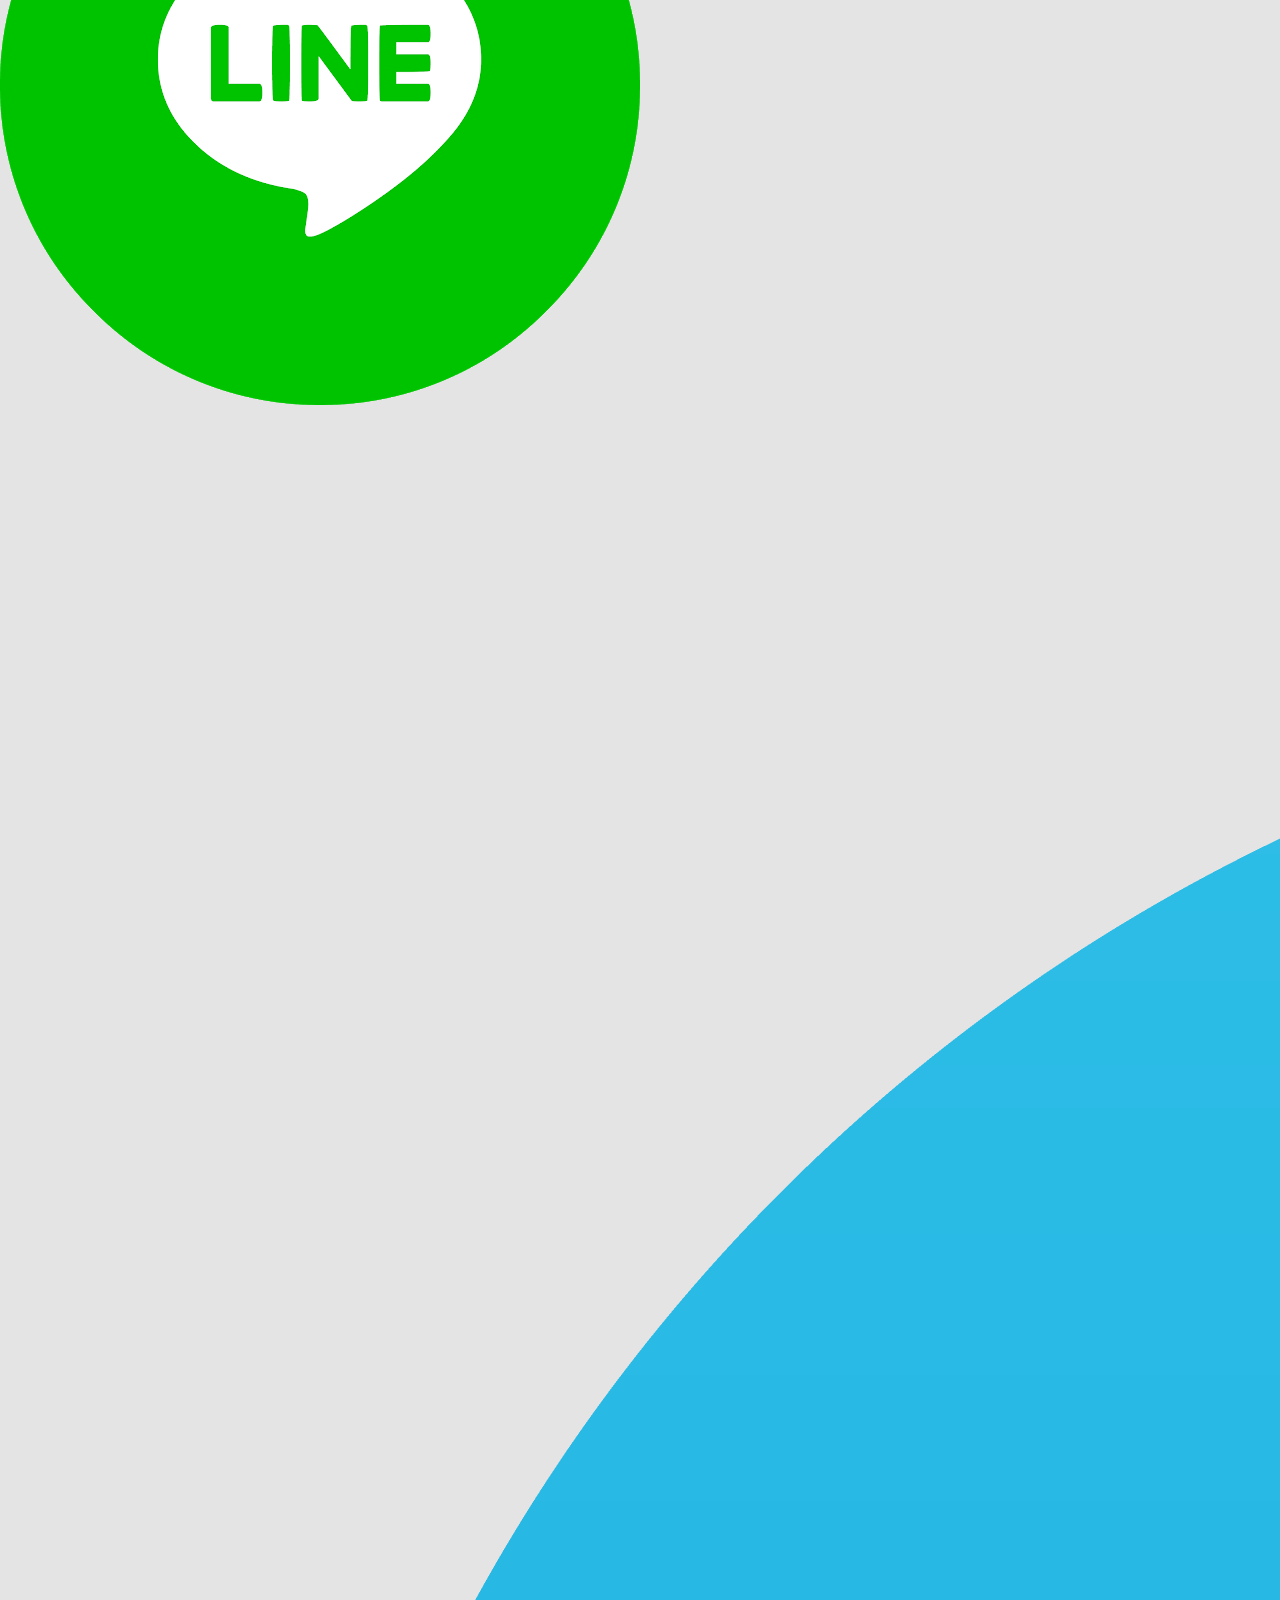
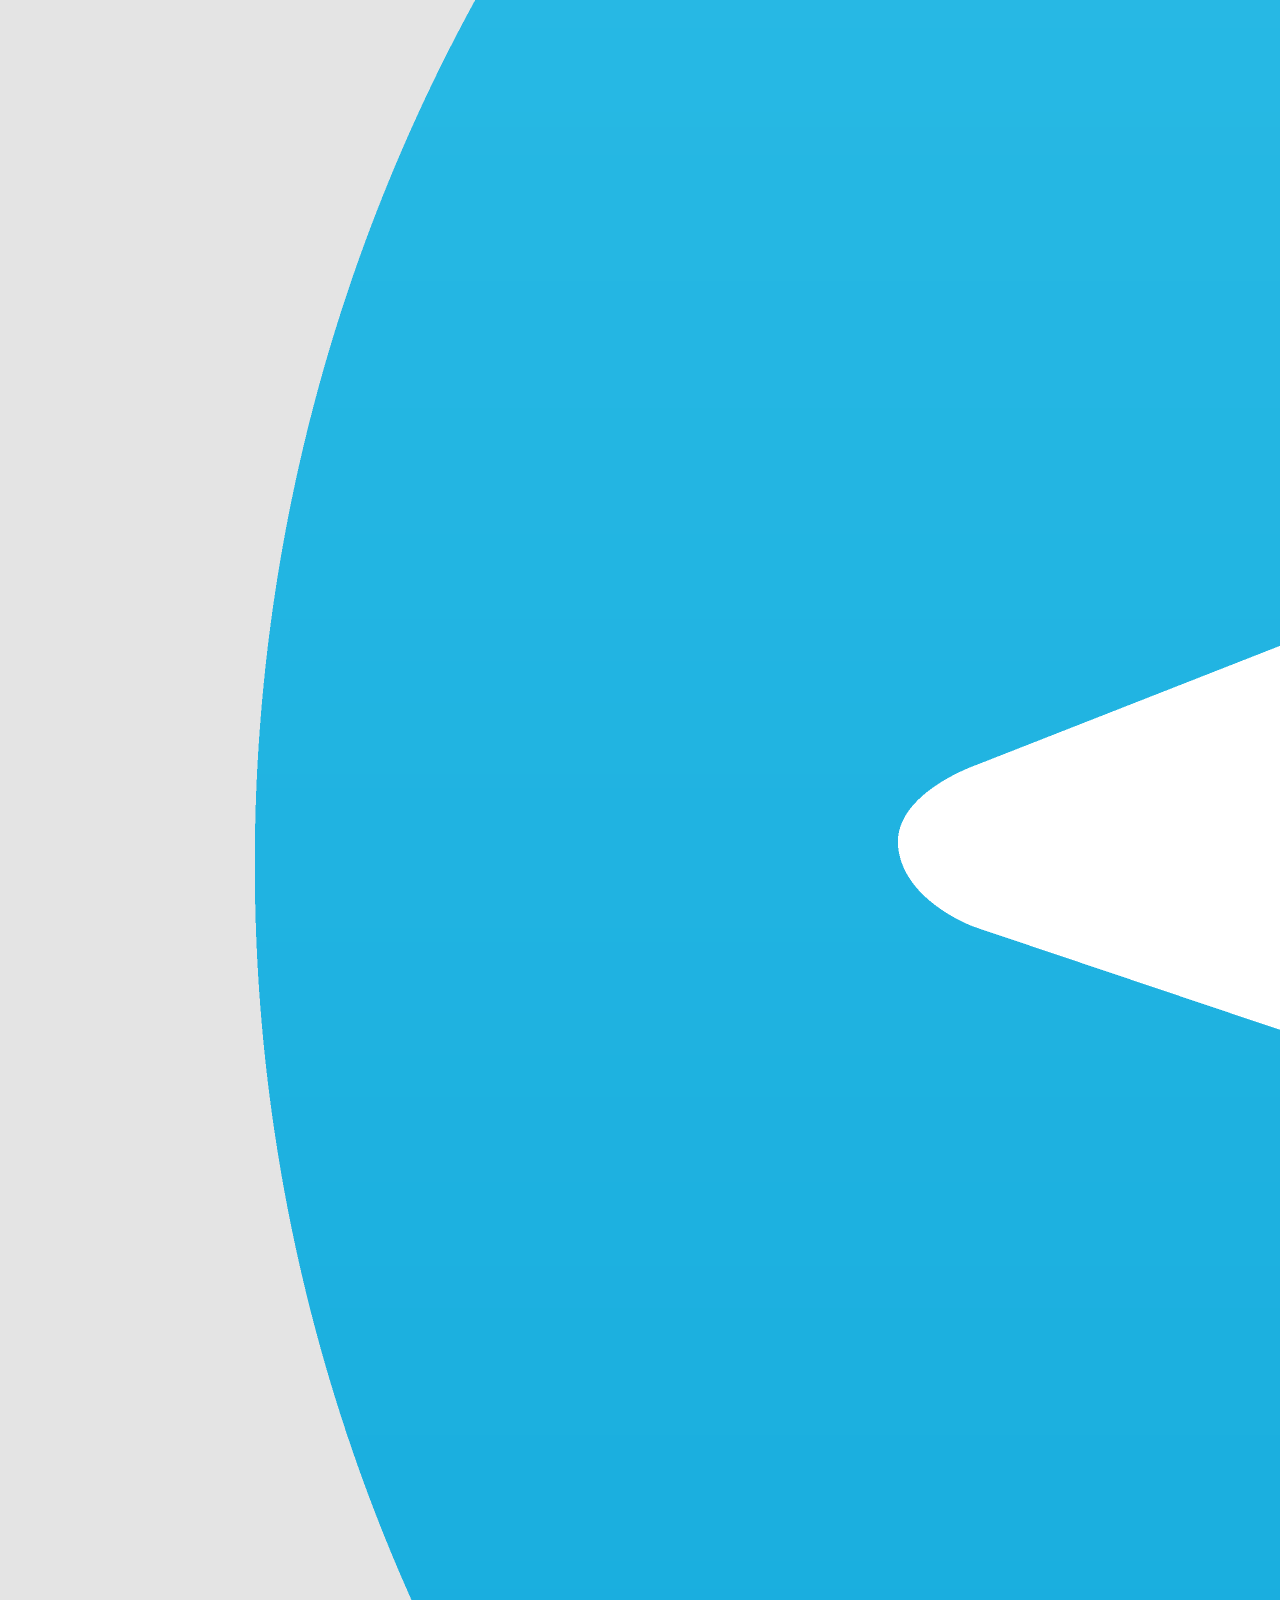
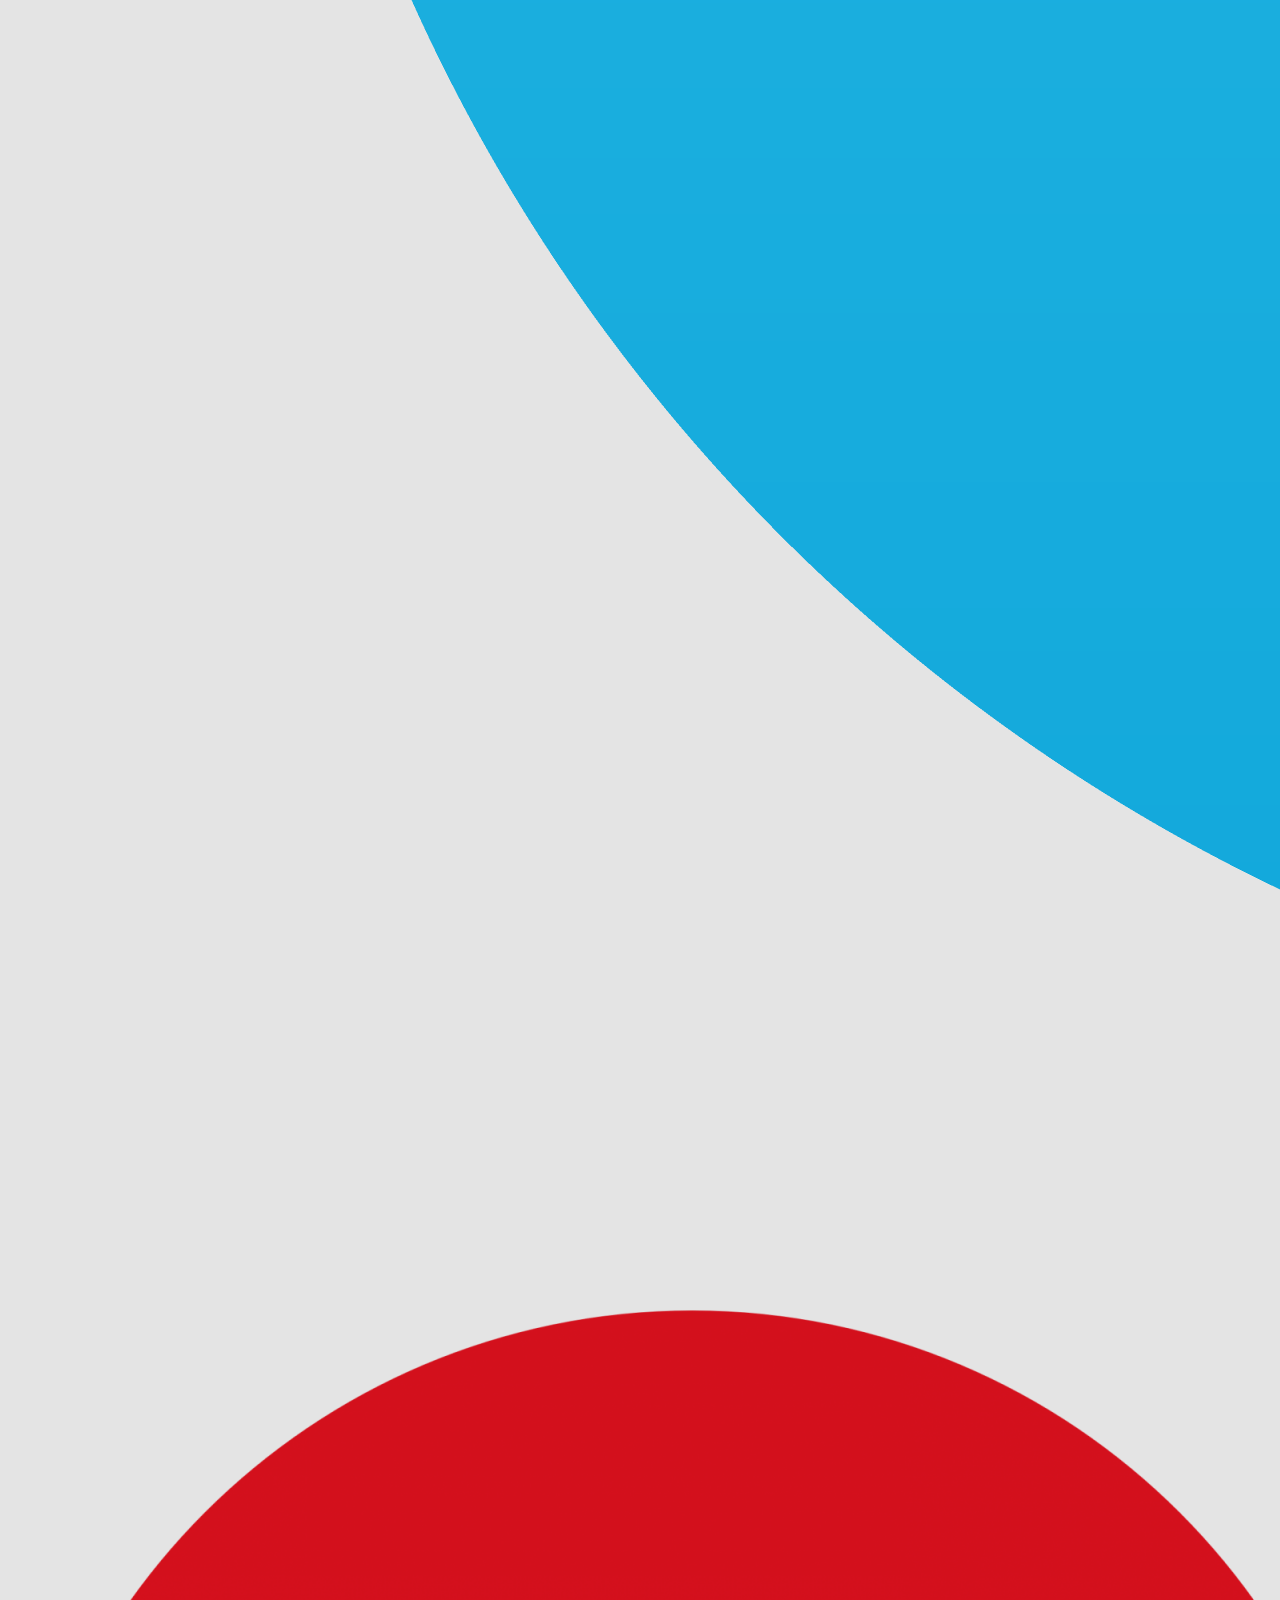
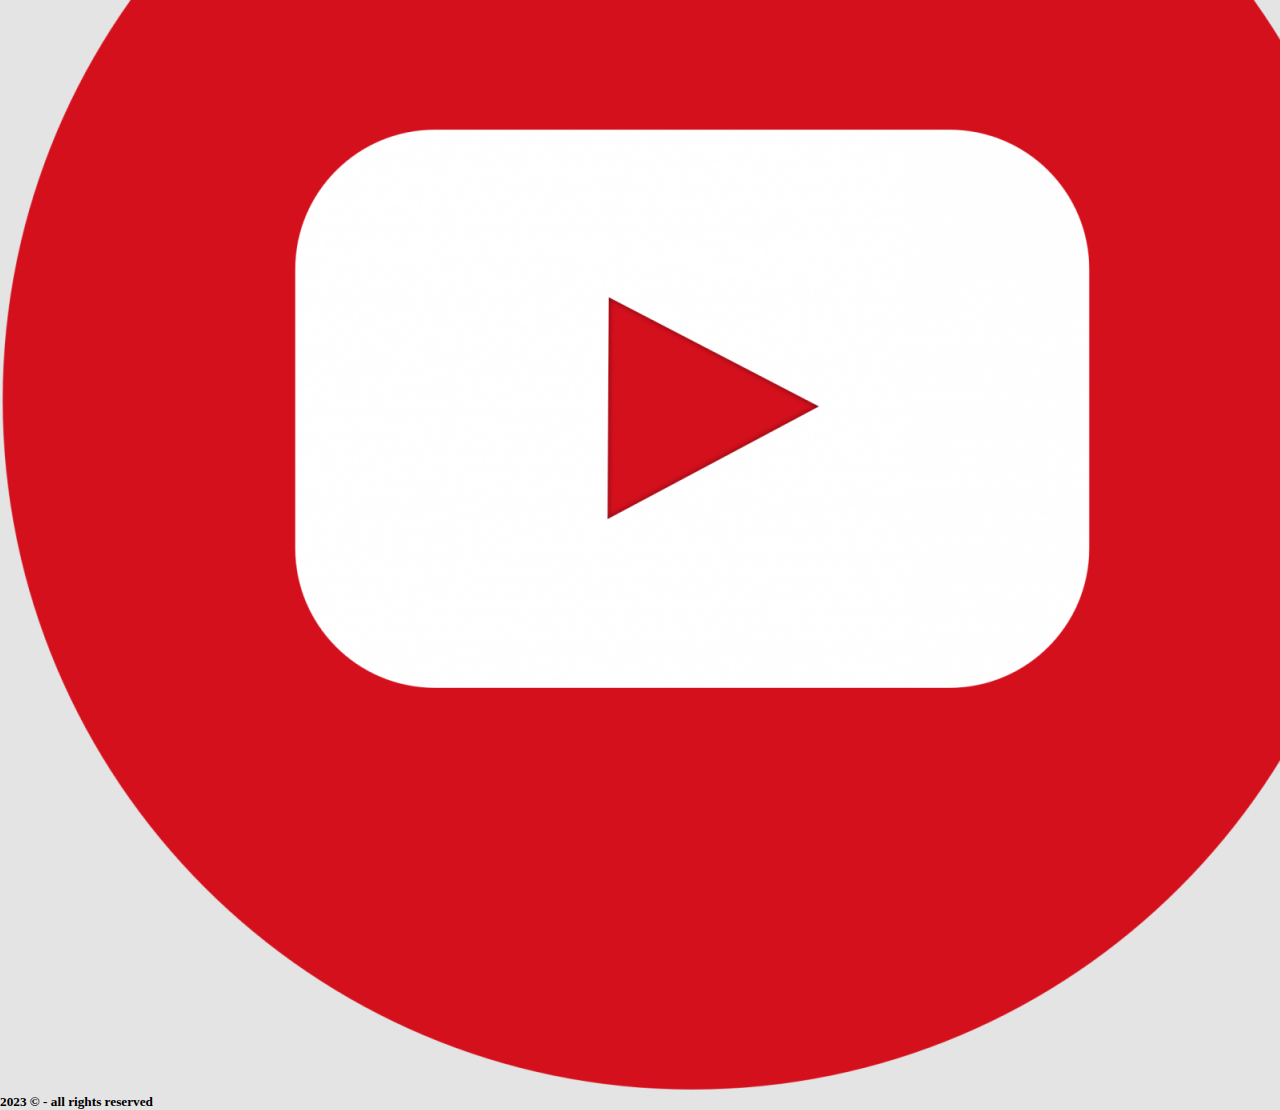
<file: offers-travel-detail1.html>
<!DOCTYPE html>
<html lang="en">

<head>
    <meta charset="UTF-8">
    <meta http-equiv="X-UA-Compatible" content="IE=edge">
    <meta name="viewport" content="width=device-width, initial-scale=1.0">
    <title>Offers Details</title>
    <!-- Bootstrap -->
    <link href="https://cdn.jsdelivr.net/npm/bootstrap@5.3.0-alpha1/dist/css/bootstrap.min.css" rel="stylesheet"
        integrity="sha384-GLhlTQ8iRABdZLl6O3oVMWSktQOp6b7In1Zl3/Jr59b6EGGoI1aFkw7cmDA6j6gD" crossorigin="anonymous">
    <!-- Link to CSS -->
    <link rel="stylesheet" href="css/styles.css">
    <!-- Font Awesome -->
    <link rel="stylesheet" href="https://cdnjs.cloudflare.com/ajax/libs/font-awesome/6.2.1/css/all.min.css" />
</head>

<body>
    <div id="blur">
        <div class="header">
            <a href="#" title="Home">
                <h1>Flight</h1>
            </a>
            <ul class="navbar">
                <li><a href="#">Home</a></li>
                <li><a href="#">About</a></li>
                <li><a href="#">Offers</a></li>
                <li><a href="#">Hotel</a></li>
                <li><a href="#">Destination</a></li>
                <li>
                    <a href="#">
                        <label class="switch" title="Change Mode">
                            <input type="checkbox">
                            <span class="slider round"></span>
                        </label>
                    </a>
                </li>
                <li><a href="#"><button>sign in</button></a></li>
            </ul>
        </div>

        <div class="container offers_travel_detail">
            <div class="content_left">
                <!-- content-left (place) -->
                <div class="place">
                    <div class="caption">
                        <h2>Dubai, Arrab</h2>
                    </div>
                    <div class="block">
                        <div class="image">
                            <img src="/assets/imges/offers-images/dubai.jpg" alt="">
                        </div>
                        <div class="detail">
                            <div class="name_and_price">
                                <div class="name">
                                    <h4>Dubai, Arrab</h4>
                                </div>
                                <div class="price">
                                    <p>starting from</p>
                                    <h4>$1500</h4>
                                    <p>excl. tax</p>
                                </div>
                            </div>
                            <div class="rate_block">
                                <p><i class="fa-solid fa-location-dot"></i> The Palm Jumeirah - Dubai - United Arab
                                    Emirates</p>
                                <span class="rating">
                                    <span class="fa fa-star checked"></span>
                                    <span class="fa fa-star checked"></span>
                                    <span class="fa fa-star checked"></span>
                                    <span class="fa fa-star checked"></span>
                                    <span class="fa fa-star "></span>
                                </span>
                                <span class="rate_star">5 star hotel</span>
                                <span class="aminities">
                                    <i class="fa-sharp fa-solid fa-mug-hot"></i>
                                    <span>20+ aminities</span>
                                </span>
                                <div class="rate_point">
                                    <span class="point">4.2</span>
                                    <span class="rate">very good</span>
                                    <span class="reviews">371 reviews</span>
                                </div>
                            </div>
                            <div class="time_flight">
                                <div class="start">
                                    <h5>12:00 pm</h5>
                                    <p>Phnom Penh(PNH)</p>
                                </div>
                                <div class="plane_img">
                                    <img src="/assets/imges/offers-images/plane.png" alt="">
                                </div>
                                <div class="end">
                                    <h5>12:00 pm</h5>
                                    <p>Denpasar(DPS)</p>
                                </div>
                            </div>
                            <div class="time_flight_spend">
                                <h5>12h 00mm</h5>
                            </div>
                            <div class="selected">
                                <a href="#"><i class="fa-solid fa-heart"></i></a>
                                <button class="select">Select</button>
                            </div>
                        </div>
                    </div>
                </div>
                <!-- content-left (pay) -->
                <div class="pay">
                    <div>
                        <input type="radio" name="size" id="small" checked="checked">
                        <label for="small">
                            Pay in full <br>
                            Pay the total and you are all set
                        </label><br>
                    </div>
                    <div>
                        <input type="radio" name="size" id="large">
                        <label for="large">
                            Pay part now, part later <br>
                            Pay $207.43 now, and the rest ($207.43) will be automatically charged to the same payment
                            method on Nov 14, 2022. No extra fees.
                        </label>
                    </div>
                </div>
                <!-- content-left (login) -->
                <div class="login">
                    <h3 class="mt-3 fw-bold">Login or Sign up to book</h3>
                    <div class="mt-3">
                        <input type="email" class="form-control" id="email" placeholder="Email or Phone Number">
                        <input type="password" class="form-control mt-3" id="password" placeholder="Passwod">
                        <p class="mt-1">Login now to start booking flight ticket, if you don't have account <a href="#"
                                class="text-decoration-none fs-5 text-warning fw-bold">Sign Up</a></p>
                        <!-- <button type="submit" class="btn btn-primary mb-3 form-control">Confirm identity</button> -->
                        <input type="submit" name="continue" class="btn btn-warning form-control fw-bold"
                            value="Continue" id="btnContinue">
                    </div>
                    <div class="d-flex justify-content-between align-items-center">
                        <hr class="w-50">
                        <p class="fw-bold">Or</p>
                        <hr class="w-50">
                    </div>
                    <div class="d-flex justify-content-between">
                        <button type="submit" class="btn border-1 border-warning w-25 p-2" title="Facebook">
                            <img src="assets/imges/offers-images/facebook_icon.png" alt="">
                        </button>
                        <button type="submit" class="btn border-1 border-warning w-25 p-2" title="Google">
                            <img src="assets/imges/offers-images/google_icon.png" alt="">
                        </button>
                        <button type="submit" class="btn border-1 border-warning w-25 p-2" title="Apple">
                            <img src="assets/imges/offers-images/apple_icon.png" alt="">
                        </button>
                    </div>
                    <button type="submit" class="btn border-1 border-warning w-100 p-2 mt-2"
                        title="Continue with email">
                        <img src="assets/imges/offers-images/mail_icon.png" alt="">
                        <span class="m-lg-2">Continue with email</span>
                    </button>
                </div>
            </div>
            <div class="content_right">
                <!-- content-right (booking) -->
                <div class="booking">
                    <div class="image_name">
                        <div class="image">
                            <img src="assets/imges/offers-images/dubai.jpg" alt="">
                        </div>
                        <div class="name">
                            <p>Indonesia</p>
                            <h5>Dubai</h5>
                            <div class="rate_point">
                                <span class="point">4.2</span>
                                <span class="rate">very good</span>
                                <span class="reviews">371 reviews</span>
                            </div>
                        </div>
                    </div>
                    <hr>
                    <p>Your booking is protected by <b>Flight</b></p>
                    <hr>
                    <div class="price_details">
                        <p>Price Details</p>
                        <div class="total_block">
                            <p>Base Fare</p>
                            <p>$400</p>
                        </div>
                        <div class="total_block">
                            <p>Discount</p>
                            <p>$400</p>
                        </div>
                        <div class="total_block">
                            <p>Taxes</p>
                            <p>$400</p>
                        </div>
                        <div class="total_block">
                            <p>Services Free</p>
                            <p>$400</p>
                        </div>
                        <hr>
                        <div class="total_block">
                            <p>Total</p>
                            <p>$400</p>
                        </div>
                    </div>
                </div>
                <!-- content-right (hotel) -->
                <div class="hotel">
                    <div class="caption">
                        <h2>Hotel</h2>
                    </div>
                    <div class="image_name">
                        <div class="image">
                            <img src="assets/imges/offers-images/dubai.jpg" alt="">
                        </div>
                        <div class="name">
                            <p>CVK Park Bosphorus</p>
                            <p>Hotel Istanbul</p>
                            <span class="rating">
                                <span class="fa fa-star checked"></span>
                                <span class="fa fa-star checked"></span>
                                <span class="fa fa-star checked"></span>
                                <span class="fa fa-star checked"></span>
                                <span class="fa fa-star "></span>
                            </span>
                            <span class="rate_star">5 star hotel</span>
                            <div class="price">
                                <p>$240/night</p>
                            </div>
                            <div class="view_place">
                                <a href="#">View place</a>
                            </div>
                        </div>
                    </div>
                    <div class="image_name">
                        <div class="image">
                            <img src="assets/imges/offers-images/dubai.jpg" alt="">
                        </div>
                        <div class="name">
                            <p>CVK Park Bosphorus</p>
                            <p>Hotel Istanbul</p>
                            <span class="rating">
                                <span class="fa fa-star checked"></span>
                                <span class="fa fa-star checked"></span>
                                <span class="fa fa-star checked"></span>
                                <span class="fa fa-star checked"></span>
                                <span class="fa fa-star "></span>
                            </span>
                            <span class="rate_star">5 star hotel</span>
                            <div class="price">
                                <p>$240/night</p>
                            </div>
                            <div class="view_place">
                                <a href="#">View place</a>
                            </div>
                        </div>
                    </div>
                    <div class="image_name">
                        <div class="image">
                            <img src="assets/imges/offers-images/dubai.jpg" alt="">
                        </div>
                        <div class="name">
                            <p>CVK Park Bosphorus</p>
                            <p>Hotel Istanbul</p>
                            <span class="rating">
                                <span class="fa fa-star checked"></span>
                                <span class="fa fa-star checked"></span>
                                <span class="fa fa-star checked"></span>
                                <span class="fa fa-star checked"></span>
                                <span class="fa fa-star "></span>
                            </span>
                            <span class="rate_star">5 star hotel</span>
                            <div class="price">
                                <p>$240/night</p>
                            </div>
                            <div class="view_place">
                                <a href="#">View place</a>
                            </div>
                        </div>
                    </div>
                    <div class="image_name">
                        <div class="image">
                            <img src="assets/imges/offers-images/dubai.jpg" alt="">
                        </div>
                        <div class="name">
                            <p>CVK Park Bosphorus</p>
                            <p>Hotel Istanbul</p>
                            <span class="rating">
                                <span class="fa fa-star checked"></span>
                                <span class="fa fa-star checked"></span>
                                <span class="fa fa-star checked"></span>
                                <span class="fa fa-star checked"></span>
                                <span class="fa fa-star "></span>
                            </span>
                            <span class="rate_star">5 star hotel</span>
                            <div class="price">
                                <p>$240/night</p>
                            </div>
                            <div class="view_place">
                                <a href="#">View place</a>
                            </div>
                        </div>
                    </div>
                </div>
            </div>
        </div>
        <!-- Footer -->
        <div class="footer">
            <div class="footer_logo">
                <a href="#"><img src="assets/imges/logofooter.png" alt=""></a>
            </div>
            <div class="our_destination">
                <h4>Our Destination</h4>
                <ul>
                    <li>Cambodia</li>
                    <li>Thailand</li>
                    <li>Indonesia</li>
                    <li>Arrab</li>
                </ul>
            </div>
            <div class="about_us">
                <h4>About Us</h4>
                <ul>
                    <li><a href="#">Our Team</a>
                    <li><a href="#">Contact Us</a></li>
                </ul>
            </div>
            <div class="follow_us">
                <h4>Follow Us</h4>
                <div>
                    <a href="#"><img src="assets/imges/facebook.png" alt=""></a>
                    <a href="#"><img src="assets/imges/ig.png" alt=""></a>
                    <a href="#"><img src="assets/imges/tw.png" alt=""></a>
                    <a href="#"><img src="assets/imges/tiktok.png" alt=""></a>
                    <a href="#"><img src="assets/imges/whatsapp.png" alt=""></a>
                    <a href="#"><img src="assets/imges/line.png" alt=""></a>
                    <a href="#"><img src="assets/imges/telegram.png" alt=""></a>
                    <a href="#"><img src="assets/imges/youtube.png" alt=""></a>
                </div>
            </div>
        </div>
        <div class="right">
            <h5>2023 © - all rights reserved </h5>
        </div>
    </div>

    <!-- Add a new Card (Popup) -->
    <div id="popup">
        <div class="add_card">
            <label for="" class="lbl"><i class="fa-solid fa-xmark" id="btnPopupClose"></i></label>
            <h3>Add a new Card</h3>
            <form action="" method="post">
                <div class="inputBox">
                    <input type="text" name="" id="" required="required" placeholder="4321 4321 4321 4321">
                    <span>Card Number</span>
                </div>
                <div class="date_cvc">
                    <div class="inputBox">
                        <input type="text" name="" id="" required="required" placeholder="">
                        <span>exp. date</span>
                    </div>
                    <div class="inputBox">
                        <input type="text" name="" id="" required="required" placeholder="">
                        <span>CVC</span>
                    </div>
                </div>
                <div class="inputBox">
                    <input type="text" name="" id="" required="required">
                    <span>Name on Card</span>
                </div>
                <div class="inputBox">
                    <select name="" id="" class="select_country">
                        <option value="Cambodia">Cambodia</option>
                        <option value="United States">United States</option>
                        <option value="China">China</option>
                    </select>
                    <span>Country or Region</span>
                </div>
                <div class="checkout">
                    <input type="checkbox" id="" name="" value="">
                    <label for=""> Securely save my information for 1-click checkout</label>
                </div>
                <div class="inputBox">
                    <input type="submit" name="" value="Add Card">
                </div>
            </form>
            <p class="txt_confirm">
                By confirming your subscription, you allow The Outdoor Inn Crowd Limited to charge your card for this
                payment and future payments in
                accordance with their terms. You can always cancel your subscription.
            </p>
        </div>
    </div>

    <script src="/js/script.js"></script>
</body>

</html>
</file>
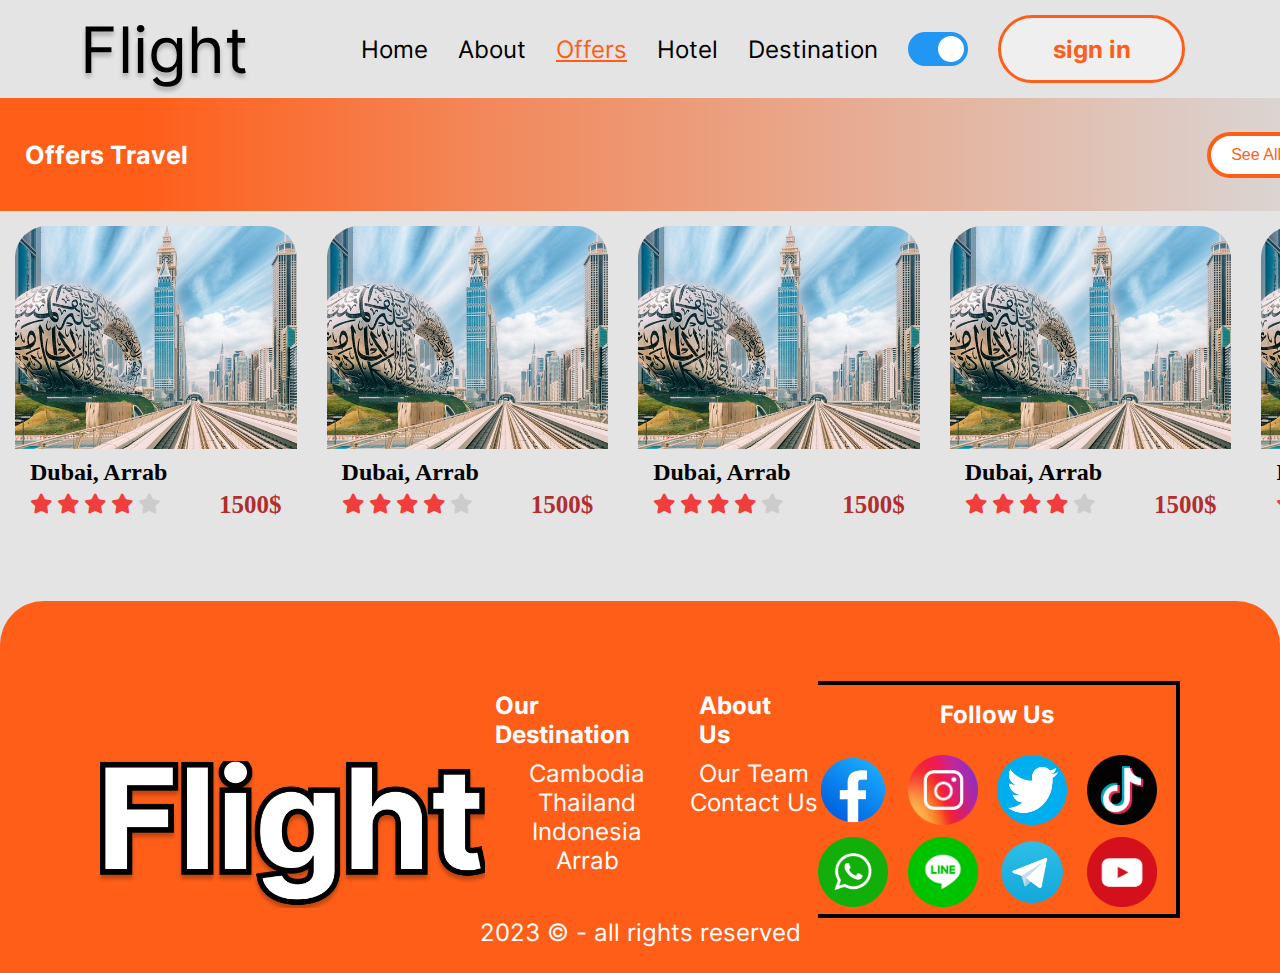
<file: offers.html>
<!DOCTYPE html>
<html lang="en">
<head>
    <meta charset="UTF-8">
    <meta http-equiv="X-UA-Compatible" content="IE=edge">
    <meta name="viewport" content="width=device-width, initial-scale=1.0">
    <link rel="stylesheet" href="./css/styles.css"> 
    <link rel="stylesheet" href="https://cdn.jsdelivr.net/npm/bootstrap-icons@1.10.1/font/bootstrap-icons.css">
    <link rel="stylesheet" href="https://cdnjs.cloudflare.com/ajax/libs/font-awesome/6.2.1/css/all.min.css"/>
    <!-- Bootstrap -->
    <link href="https://cdn.jsdelivr.net/npm/bootstrap@5.3.0-alpha1/dist/css/bootstrap.min.css" rel="stylesheet"
        integrity="sha384-GLhlTQ8iRABdZLl6O3oVMWSktQOp6b7In1Zl3/Jr59b6EGGoI1aFkw7cmDA6j6gD" crossorigin="anonymous">
    <title>E8</title>
</head>
<body>
    <section id="header" class="section-padding">
        <div id="list">
            <i id="bar" class="fa-solid fa-list"></i>
        </div>
        <a href="#" id="logo-block"><h1>Flight</h1></a>
        <div class="navba-block">
            <ul id="navba">
                <li><a href="index.html">Home</a></li>
                <li><a href="about.html">About</a></li>
                <li><a href="offers.html"class="active">Offers</a></li>
                <li><a href="hotel.html">Hotel</a></li>
                <li><a href="destination.html">Destination</a></li>
                <li>
                    <a href="#">
                    <label class="switch">
                        <input type="checkbox" checked>
                        <span class="slider round"></span>
                    </label>
                    </a>
                </li>  
                <li><a href="#"> <button>sign in</button></a></li>
                <a href="#" id="close"><i class="fa-solid fa-x"></i></a>
            </ul>
        </div>
        <div id="signin-phone">
            <a href="#"> <button>sign in</button></a>
        </div>
    </section>
    
    <div class="container">
        <div class="offers">
            <div class="caption">
                <h2>offers travel</h2>
                <a href="#">see all</a>
            </div>
            <div class="cards">
                <div class="card" onclick="window.location.href='offers-travel-detail.html';">
                    <div class="img">
                        <img src="/assets/imges/offers-images/dubai.jpg" alt="">
                    </div>
                    <div class="content">
                        <h4>Dubai, Arrab</h4>
                        <div class="rate-price">
                            <div class="rating">
                                <span class="fa fa-star checked"></span>
                                <span class="fa fa-star checked"></span>
                                <span class="fa fa-star checked"></span>
                                <span class="fa fa-star checked"></span>
                                <span class="fa fa-star"></span>
                            </div>
                            <p>1500$</p>
                        </div>
                    </div>
                </div>

                <div class="card">
                    <div class="img">
                        <img src="/assets/imges/offers-images/dubai.jpg" alt="">
                    </div>
                    <div class="content">
                        <h4>Dubai, Arrab</h4>
                        <div class="rate-price">
                            <div class="rating">
                                <span class="fa fa-star checked"></span>
                                <span class="fa fa-star checked"></span>
                                <span class="fa fa-star checked"></span>
                                <span class="fa fa-star checked"></span>
                                <span class="fa fa-star"></span>
                            </div>
                            <p>1500$</p>
                        </div>
                    </div>
                </div>

                <div class="card">
                    <div class="img">
                        <img src="/assets/imges/offers-images/dubai.jpg" alt="">
                    </div>
                    <div class="content">
                        <h4>Dubai, Arrab</h4>
                        <div class="rate-price">
                            <div class="rating">
                                <span class="fa fa-star checked"></span>
                                <span class="fa fa-star checked"></span>
                                <span class="fa fa-star checked"></span>
                                <span class="fa fa-star checked"></span>
                                <span class="fa fa-star"></span>
                            </div>
                            <p>1500$</p>
                        </div>
                    </div>
                </div>

                <div class="card">
                    <div class="img">
                        <img src="/assets/imges/offers-images/dubai.jpg" alt="">
                    </div>
                    <div class="content">
                        <h4>Dubai, Arrab</h4>
                        <div class="rate-price">
                            <div class="rating">
                                <span class="fa fa-star checked"></span>
                                <span class="fa fa-star checked"></span>
                                <span class="fa fa-star checked"></span>
                                <span class="fa fa-star checked"></span>
                                <span class="fa fa-star"></span>
                            </div>
                            <p>1500$</p>
                        </div>
                    </div>
                </div>

                <div class="card">
                    <div class="img">
                        <img src="/assets/imges/offers-images/dubai.jpg" alt="">
                    </div>
                    <div class="content">
                        <h4>Dubai, Arrab</h4>
                        <div class="rate-price">
                            <div class="rating">
                                <span class="fa fa-star checked"></span>
                                <span class="fa fa-star checked"></span>
                                <span class="fa fa-star checked"></span>
                                <span class="fa fa-star checked"></span>
                                <span class="fa fa-star"></span>
                            </div>
                            <p>1500$</p>
                        </div>
                    </div>
                </div>

                <div class="card">
                    <div class="img">
                        <img src="/assets/imges/offers-images/dubai.jpg" alt="">
                    </div>
                    <div class="content">
                        <h4>Dubai, Arrab</h4>
                        <div class="rate-price">
                            <div class="rating">
                                <span class="fa fa-star checked"></span>
                                <span class="fa fa-star checked"></span>
                                <span class="fa fa-star checked"></span>
                                <span class="fa fa-star checked"></span>
                                <span class="fa fa-star"></span>
                            </div>
                            <p>1500$</p>
                        </div>
                    </div>
                </div>
            </div>
        </div>
    </div>


    <section id="footer" class="section-padding">
        <a href="#" class="logo block-full-screen "><img src="assets/imges/logofooter.png" alt=""></a>
        <div>
            <a href="#" class="logo block-mobile-screen"><img src="assets/imges/logofooter.png" alt=""></a>
            <div class="our-destination">
                <h4>Our Destination</h4>
                <ul> 
                    <li>Cambodia</li> 
                    <li>Thailand</li>
                    <li>Indonesia</li>
                    <li>Arrab</li>
                </ul>
            </div>
            <div>
                <h4>About Us</h4>
                <ul> 
                    <li>Our Team</li>
                    <li>Contact Us</li>
                </ul>
            </div>
            <div id="followus">
                <h4>Follow Us</h4>
                <div>
                    <img src="assets/imges/facebook.png" alt="">
                    <img src="assets/imges/ig.png" alt="">
                    <img src="assets/imges/tw.png" alt="">
                    <img src="assets/imges/tiktok.png" alt="">
                    <img src="assets/imges/whatsapp.png" alt="">
                    <img src="assets/imges/line.png" alt="">
                    <img src="assets/imges/telegram.png" alt="">
                    <img src="assets/imges/youtube.png" alt="">
                </div>
            </div>
        </div>
    <h5>2023 © - all rights reserved </h5>
    </section>
    <script src="js/JavaScript.js"></script>
</body>
</html>
</file>
<file: css/styles.css>
@font-face {
    font-family: inter;
    src: url(../assets/fonts/inter/inter.ttf);
}
@font-face {
    font-family: codaCaption ;
    src: url(../assets/fonts/Coda_Caption/CodaCaption-ExtraBold.ttf);
}
@font-face {
    font-family: LibreBodoni ;
    src: url(../assets/fonts/Libre_Bodoni/LibreBodoni-VariableFont_wght.ttf);
}
@font-face {
    font-family: Merriweather;
    src: url(../assets/fonts/Merriweather/Merriweather-Bold.ttf);
}
@font-face {
    font-family: Poppins;
    src: url(../assets/fonts/Poppins/Poppins-Regular.ttf);
}
@font-face {
    font-family: Poppins-ExtraBold ;
    src: url(../assets/fonts/Poppins/Poppins-ExtraBold.ttf);
}
@font-face {
    font-family: Montserrat-SemiBold;
    src: url(../assets/fonts/Montserrat/static/Montserrat-SemiBold.ttf);
}
@font-face {
    font-family: Montserrat-Regular;
    src: url(../assets/fonts/Montserrat/static/Montserrat-Regular.ttf);
}
@font-face {
    font-family:Abel ;
    src: url(../assets/fonts/Abel/Abel-Regular.ttf);
}
/*====== start header ======*/
*{
    padding: 0;
    margin: 0;
}
body {
    background-color: #e4e4e4;

}
.section-padding{
    padding: 40px 80px;
}
.section-margin{
    margin: 40px 0;
}
#header {
    display: flex;
    align-items: center;
    justify-content: space-between;
    padding-top: 0px;
    padding-bottom: 0px;
    position: sticky;
    top: 0px;
    background-color:#e4e4e4;
    z-index: 100;
}
#header a {
    text-decoration: none;
}
#header a h1 {
    font-family: inter;
    font-size: 64px;
    color: #000;
    font-weight: 400;
    line-height: 77px;
    text-shadow: 0px 4px 4px rgba(0, 0, 0, 0.25);
}
#header ul#navba {
    display: flex;
    align-items: center;
    justify-content: center
}
#header ul#navba li {
    list-style: none;
    position: relative;
    margin: 30px;
}

#header ul#navba li a {
    font-family: inter;
    font-weight: 400;
    font-size: 24px;
    line-height: 29px;
    color: #000;
}
#header ul#navba li a:hover,
#header ul#navba li a.active {
    text-decoration:underline;
    color: #FF5E19;
}

/* ====== start Buttom off on ========*/
        .switch {
            position: relative;
            display: inline-block;
            width: 60px;
            height: 34px;
        }
        
        .switch input { 
            opacity: 0;
            width: 0;
            height: 0;
        }
        
        .slider {
            position: absolute;
            cursor: pointer;
            top: 0;
            left: 0;
            right: 0;
            bottom: 0;
            background-color: #ccc;
            -webkit-transition: .4s;
            transition: .4s;
        }
        
        .slider:before {
            position: absolute;
            content: "";
            height: 26px;
            width: 26px;
            left: 4px;
            bottom: 4px;
            background-color: white;
            -webkit-transition: .4s;
            transition: .4s;
        }
        
        input:checked + .slider {
            background-color: #2196F3;
        }
        
        input:focus + .slider {
            box-shadow: 0 0 1px #2196F3;
        }
        
        input:checked + .slider:before {
            -webkit-transform: translateX(26px);
            -ms-transform: translateX(26px);
            transform: translateX(26px);
        }
        
        /* Rounded sliders */
        .slider.round {
            border-radius: 34px;
        }
        
        .slider.round:before {
            border-radius: 50%;
        }

/* ======end Buttom off on ========*/
#header ul#navba li a button {
    color: #FF5E19;
    padding: 10px;
    border-radius: 50px;
    box-sizing: border-box;
    width: 187px;
    height: 68px;
    border: 3px solid #FF5E1A;
    border-radius: 41px;
    font-family: inter;
    font-weight: 700;
    font-size: 24px;
    line-height: 29px;
}
#header #signin-phone {
    display: none;
}
#header #list {
    display: none;
}
#close {
    display: none;
}
/* ============responsive header=========*/
@media(max-width:1390px){
    #header ul#navba li {
        margin: 15px;
    }
}
@media(max-width:960px){
    /* #header .navba-block {
        display: none;
    }
    */
    
    #header #signin-phone {
        display: block;
    } 
    #header ul#navba {
        display: flex;
        flex-direction: column;
        align-items: flex-start;
        justify-content: flex-start;
        position: fixed;
        top: 0;
        left: -400px;
        width: 300px;
        height: 100vh;
        background-color: #e4e4e4;
        padding: 50px 0 0 100px;
        transition: 1s;
    }
    #header ul#navba.active {
        left: 0;
    }
    #header #signin-phone button {
        color: #FF5E19;
        padding: 5px;
        border-radius: 50px;
        box-sizing: border-box;
        width: 140px;
        height: 58px;
        border: 3px solid #FF5E1A;
        border-radius: 41px;
        font-family: inter;
        font-weight: 700;
        font-size: 24px;
        line-height: 29px;
    }
    #header ul#navba button{
        display: none;
        transition: none;
    }
    #header #list {
        display: block;
    }
    #header #list i {
        font-size: 50px;
        padding-right: 160px;
    }
    #close {
        display: block;
        position: absolute;
        top: 20px;
        left: 300px;
    }
    #close i{
        font-size: 30px;
        color: #000;
    }
}
@media (max-width: 900px) {
    #header #list i {
        padding-right: 130px;
    }
}
@media (max-width: 880px) {
    #header #list i {
        padding-right: 120px;
    }
}
@media (max-width: 860px) {
    #header #list i {
        padding-right: 105px;
    }
}
@media (max-width: 860px) {
    #header #list i {
        padding-right: 90px;
    }
    
}
@media (max-width: 620px) {
    #header #list i {
        font-size: 30px;
    }
    #header #signin-phone button {
        color: #FF5E19;
        padding: 5px;
        border-radius: 50px;
        width: 100px;
        height: 40px;
        font-weight: 500;
        font-size: 18px;
        line-height: 10px;
    }
}
@media (max-width: 570px) {
    #header #list i {
        padding-right: 80px;
    }
}
@media (max-width: 550px) {
    #header #list i {
        padding-right: 70px;
    }
}
@media (max-width: 520px) {
    #header a h1 {
        font-size: 44px;
        line-height: 57px;
    }
}
@media (max-width: 450px) {
    #header {
        padding-left: 10px;
        padding-right: 10px;
    }
}
/* ==========End header ===========*/

/* =======start feature======== */
#feature {
    padding: 0px 80px;
}
#feature div{
    display: block;
    height: 821px;
    border-radius:0 0 100px 100px;
    background-image:url(../assets/imges/imge1.png),url(../assets/imges/imge2.png), linear-gradient(180.44deg, rgba(255, 94, 25, 0) 57.34%, #FF5E19 108.98%, rgba(255, 255, 255, 0) 108.99%, #FF5E19 109%);
    background-repeat: no-repeat;
    background-position:280px -27px,900px 60px,center center;
    background-size: auto,auto,auto;
}
#feature div h2 {
    display: block;
    position: relative;
    top: 350px;
    font-family: big_bold;
    color: #FF5E19;
    margin:20px;
    font-family: codaCaption;
    font-style: normal;
    font-weight: 800;
    font-size: 96px;
    color: #B16D6D;

}
#feature div h2#feature_text1{
    padding-left: 130px;
    font-size:100px;
}
#feature div h2#feature_text2{
    padding-left: 200px;
    font-style: normal;
    font-weight: 800;
    font-size: 64px;
}



/* ============responsive feature=========*/
@media(max-width:1830px){
    #feature div{
        background-position:280px -27px,800px 60px,center center;
    }
    
}
@media(max-width:1740px){
    #feature div{
        background-position:180px -27px,700px 60px,center center;
    }
}
@media(max-width:1650px){
    #feature div{
        background-position:180px -27px,650px 60px,center center;
    }
    #feature div h2#feature_text1{
        padding-left: 50px;
        font-size: 80px;
    }
    #feature div h2#feature_text2{
        padding-left: 120px;
        font-size: 44px;
    }
    
}
@media(max-width:1560px){
    #feature div{
        background-position:130px -27px,550px 60px,center center;
    }
    #feature div h2#feature_text1{
        padding-left: 30px;
    }
    #feature div h2#feature_text2{
        padding-left: 100px;
    }
    
    
}
@media(max-width:1460px){
    #header ul#navba li {
        margin: 15px;
    }
    #feature div{
        background-position:30px -27px,450px 60px,center center;
    }  
}
@media(max-width:1390px){
    #feature div{
        background-position:130px -27px,500px 80px,center center;
        background-size: auto,790px,auto;
        height: 721px;
    }
}
@media(max-width:1300px){
    #feature div h2 {
        top: 300px;
    }
    #feature div{
        background-position:130px -27px,400px 50px,center center;
        background-size: 400px,790px,auto;
    }
    #feature div h2#feature_text1{
        font-size: 70px;
    }
    #feature div h2#feature_text2{
        font-size: 44px;
        padding-left: 65px;
    }

}
@media(max-width:1200px){
    #feature div {
        height: 621px;
    }
    #header ul#navba li {
        margin: 10px;
    }
    #header ul#navba li a {
        font-size: 20px;
    }
    #feature div{
        background-position:30px -27px,300px 0px,center center;
        background-size: 400px,790px,auto;
    }
    #feature div h2#feature_text1{
        font-size: 50px;
    }
    #feature div h2#feature_text2{
        font-size: 34px;
        padding-left: 65px;
    }
}
@media(max-width:1100px){
    #header ul#navba li {
        margin: 10px;
    }
    #header ul#navba li a {
        font-size: 18px;
    }
    #feature div{
        background-position:30px -27px,300px 50px,center center;
        background-size: 400px,690px,auto;
    }
    
}
@media(max-width:1030px){
    #header ul#navba li a {
        font-size: 15px;
    }
    
}
@media(max-width:1000px){
    #header ul#navba li a {
        font-size: 14px;
    }
    #feature div {
        height: 500px;
    }
    #feature div{
        background-position:0px -27px,300px 30px,center center;
        background-size: 300px,550px,auto;
    }
    #feature div h2 {
        top: 200px;
    }
}
@media(max-width:420px){
    #feature {
        padding-left:10px ;
        padding-right: 10px;
    }
    #feature div {
        height: 280px;
        border-radius: 30px;
    }
    #feature div{
        background-position:0px 0px,170px 30px,center center;
        background-size: 200px,250px,auto;
    }
    #feature div h2#feature_text1 {
        font-size: 24px;
        top: 120px;
        padding-left: 15px ;
        padding-bottom: 30px;
    
        
    }
    #feature div h2#feature_text2 {
        font-size: 18px;
        top: 80px;
        padding-left: 10px;
    
    }
}
/* =======end feature======== */
/* ========start search =========*/
#search {
    padding-top: 20px;
}
#search div{
    height: 80px;
    border: 1px  solid #FF5E19;
    border-radius: 50px;
}
/* ========end search =========*/
/* ========start destination ==========*/
#destination {
    padding-left: 150px;
    padding-right: 150px;
    padding-top: 0;
    background-color: ;
}
#destination h2 {
    text-align: center;
    color: #FF5E19;
    font-size: 54px;
    font-family: LibreBodoni;
}
#destination #top_destination button {
    border: 5px solid #FF5E19;
    border-radius: 50px;
    color: #FF5E19;
    font-family: inter;
    line-height: 29px;
    width: 202px;
    font-weight: 400;
    font-size: 24px;
}
#destination #top_destination h1 {
    font-size: 74px;
    font-style: bold;
    line-height: 80px;
    color: #B16D6D;
    font-family: Merriweather;
}
#destination div#top_destination {
    display: flex;
    justify-content: space-between;
}
#destination  #posts{
    display: flex;
    justify-content: space-between;
    padding-top: 20px;
    flex-wrap: wrap;
    /* background-image: linear-gradient(289.72deg, rgba(255, 25, 25, 0.51) 1.95%, rgba(255, 25, 232, 0.273594) 33.9%, rgba(66, 255, 244, 0.0306) 61.29%, rgba(101, 71, 186, 0.51) 89.59%); */
}
#destination  #posts .post{
    background-color: rgb(240, 238, 237);
    border-radius: 28px;
    margin-bottom:30px ;
}
#destination  #posts .post p{
    text-align: right;
    font-family: Poppins-ExtraBold;
    font-size: 24px;
    color: #B22E2E;
    line-height: 36px;
    padding-right: 28px;
    padding-bottom: 20px;
}
#destination  #posts .post h5{
    padding: 20px 0 10px 27px;
    font-family: Poppins;
    font-size: 24px;
    font-weight: 400;
    color: #000000;
    line-height: 36px;
    
}
#destination  #posts .post:hover{
    background-color: rgb(236, 227, 222);
    border-radius: 28px;
    
}
#destination  #posts .post img {
    width: auto;
    height: 316px;
}
#destination  #posts .post .star i{
    color: #F23D3D;
    padding: 20px 0 0 27px;
}
/* ============responsive destination=========*/
@media(max-width:1380px){
    #destination #top_destination h1 {
        font-size: 54px;
    }
}
@media(max-width:1200px){
    #destination #top_destination h1 {
        font-size: 34px;
    }
}
@media(max-width:1100px){
    #destination #top_destination button.block {
        display: none;
    }
    #destination div#top_destination {
        justify-content: center;
    }
}
@media (max-width:932px) {
    #destination{
        padding-left:100px ;
        padding-right: 100px;
        
    }
}
@media (max-width:858px) {
    #destination{
        padding-left:80px ;
        padding-right: 80px;
        
    }
}
@media (max-width:800px) {
    #destination{
        padding-left:50px ;
        padding-right: 50px;
        
    }
    .section-padding{
        padding: 40px 50px;
    }
}
@media (max-width:740px) {
    #destination  #posts .post{
        width: 290px;
    }
    #destination  #posts .post img {
        height: 290px;
    }
    
}
@media (max-width:694px) {
    #destination  #posts .post{
        width: 250px;
    }
    #destination  #posts .post img {
        height: 250px;
    }
        
    #destination #posts .post h5 {
        padding: 0;
        padding-left: 5px;
        font-size: 18px;
        font-weight: 400;
        color: #000000;
        line-height: 36px;
    }
    
}
@media (max-width:620px) {
    #destination  #posts .post{
        width: 200px;
    }
    #destination  #posts .post img {
        height: 200px;
    }
        
    #destination #posts .post h5 {
        font-size: 18px;
        font-weight: 400;
        line-height: 26px;
    }
    #destination #posts .post p {
        font-size: 18px;
        color: #B22E2E;
        line-height: 36px;
        padding-right: 18px;
        padding-bottom: 0px;
    }
    
}
@media (max-width: 420px) {
    #destination {
        padding-left: 10px;
        padding-right: 10px;
    }

    #destination h2 {
        font-size: 34px;
    }
    #destination #top_destination h1 {
        font-size: 24px;
    }
    #destination  #posts .post{
        width: 181px;
    }
    #destination  #posts .post img {
        height: 181px;
    }
    #destination #posts .post h5 {
        font-size: 12px;
    }
    #destination #posts .post .star i{
        font-size: 12px;
        padding: 5px;
    }
}
/* ========end destination ==========*/

/* ========start review ==========*/
#review {
    padding-left: 150px;
    padding-right: 150px;
}
#review p#say {
    font-family: Montserrat-Regular;
    margin: 15px;
}
#review #top_review button {
    background-color: #FF5E19;
    border-radius: 100px;
    color: #ffffff;
    padding: 0px 20px;
    height: 40px;
    font-size:12px;
    
}
#review div#top_review {
    display: flex;
    justify-content: space-between;
}
#review div#top_review h1{
    font-family: Montserrat-SemiBold;
    font-weight: 600;
    font-size: 32px;
    line-height: 39px;
    color: #000000;

}

#review #feedbacks {
    display: flex;
    justify-content: space-between;
}
#review #feedbacks .feedback {
    width: 425px;
    height: auto;
    padding: 24px;
    box-shadow:26px 24px #8DD3BB66;
    border-radius: 30px;
    margin: 50px 0;
}
#review #feedbacks .feedback i {
    color: orange;
}
#review #feedbacks .feedback #google {
    display:flex;

}
#review #feedbacks .feedback #google img{
    width: 30px;
    height: auto;
    
}
#review #feedbacks .feedback #google p{
    position: relative;
    top: 5px;
}
#review #feedbacks .feedback h4 {
    font-family: Abel;
    color: #000;
    font-size: 24px;
    line-height: 31px;

}
#review #feedbacks .feedback a {
    text-align: right;
    text-decoration: none;
}
#review #feedbacks .feedback a h5{
    color: black;
}
#review #feedbacks .feedback a h5{
    font-family: 'Abel';
    font-style: normal;
    font-weight: 400;
    font-size: 24px;
    line-height: 31px;
    color: #112211;
}

#review #feedbacks .feedback img{
    width:377px;
    height: 200px;
}



@media (max-width: 1599px) {
    #review #feedbacks {
        display: grid;
        grid-template-columns: 1fr 1fr;
        justify-content: space-between;
        justify-items: center;
    }
}
@media(max-width:1208px){
    #review #feedbacks {
        grid-template-columns: 1fr;
    }
}
@media  (max-width:752) {
    #review #feedbacks .feedback {
        width: 425px;
        height: auto;
        padding: 24px;
        box-shadow: 26px 24px #8dd3bb66;
        border-radius: 30px;
    }
}
@media (max-width:750px) {
    #review {
        padding-left: 50px;
        padding-right: 50px;
    }
}
@media (max-width:600px) {
    #review #feedbacks .feedback {
        width: 350px;
    }
    #review #feedbacks .feedback img{
        width:357px;
    }
}
@media (max-width:500px) {
    #review #feedbacks .feedback {
        width: 250px;
    }
    #review #feedbacks .feedback img {
        width: 255px;
        height: 200px;
    }

}
/* =========start footer ===========*/

#footer{
    height: auto;
    background: #FF5E19;
    margin-top: 73px;
    border-radius: 44px 44px 0 0;
    padding: 80px 100px 26px 100px;

}
#footer div{
    display: flex;
    justify-content: space-between;
}
#footer a.logo img{
    width: 385px;
    border-radius: nullpx;
    padding-top: 80px;

}
#footer div div {
    display: inline;
}
#footer h5{
    display: block;
    font-family: 'Inter';
    font-style: normal;
    font-weight: 400;
    font-size: 24px;
    line-height: 29px;
    align-items: center;
    text-align: center;
    color: #FFFFFF;
    margin: 0;
    position: relative;
}

#footer div div#followus{
    width: 359px;
    border: 4px solid #000;
    border-left: 0;
}
#footer div div#followus h4{
    font-family: 'Inter';
    font-style: normal;
    font-weight: 700;
    font-size: 24px;
    line-height: 29px;
    align-items: center;
    text-align: center;
    color: #Fff;
    padding-top: 15px;
    padding-bottom: 20px;
}
#footer div div div{
    display: grid;
    grid-template-columns: 1fr 1fr 1fr 1fr;
}
#footer img{
    width: 70px;
    padding: 6px 0px;
}
#footer h4 {
    font-family: Inter;
    font-size: 24px;
    font-style: bold;
    color: #FFFFFF;
    padding: 10px;
}
#footer ul li {
    text-decoration: none;
    list-style: none;
    color: #FFFFFF;
    font-family: Inter;
    font-style: regular;
    font-size: 24px;
    line-height: 29px;
    text-align: center;
}
#footer .block-full-screen {
    display: none;
}



@media (max-width:1265px) {
    #footer a.logo.block-mobile-screen {
        display: none;
    }
    #footer a.logo.block-full-screen {
        display: flex;
        justify-content: center;
    }
    #footer a.logo img{
        width: 200px;
        padding: 0;
    }
    #footer a {
        text-align: center;
    }
    #footer div.our-destination{
        padding: 0px 79px;
    }
}
@media (max-width:1079px) {
    #footer div div#followus{
        width: 300px;
        border: 3px solid #000;
        border-left: 0;
    }
        #footer img{
        width: 50px;
        padding: 6px 0px;
    }
    #footer div.our-destination{
        padding: 0px 49px;
    }
}
@media (max-width:1000px) {
    #footer div div#followus{
        width: 250px;
    }
    #footer div.our-destination{
        padding: 0px 23px;
    }
}
@media (max-width:900px) {
    #footer div div#followus{
        width: 204px;
    }
    #footer img{
        width: 30px;
        padding: 6px 0px;
    }
    #footer div.our-destination{
        padding: 0px 0px;
    }
    
}
@media (max-width:800px) {
    #footer{
        padding: 50px;
    }
}
@media (max-width:679px) {
    #footer{
        padding: 20px;
    }
}
@media (max-width:600px) {
    #footer a.logo img{
        width: 100px;
    }
    #footer div div#followus{
        width: 150px;
    }
    #footer img{
        width: 30px;
        padding: 6px 0px;
    }
    #footer h4 {
        font-size: 18px;
    }
    #footer div div#followus h4{
        font-size: 18px;
        line-height: 5px;
    }
    #footer ul li {
        font-size: 18px;
        font-weight: 300;
    }
    #footer h5{
        font-size: 10px;
        line-height: 0px;
        position: relative;
        top: 7px;
    }
    
} 
@media (max-width: 420px) {
    #footer {
        padding: 20px 10px;
    }
    #footer h4 {
        font-size: 15px;
    }
    #footer h5{
        font-size: 10px;
        line-height: 0px;
        position: relative;
        top: 7px;
    }
    #footer ul li {
        font-size: 12px;
    }
    #footer div div#followus h4{
        font-size: 15px;
        line-height: 3 px;
    } 
}
@media (max-width: 400px) {
    #footer {
        padding: 20px 0px;
    }
    #footer h4 {
        font-size: 15px;
    }
    #footer div div#followus{
        margin-right: 5px;
    }
}
/* =========end footer ===========*/










/****************************** Offers Page ******************************/

/*************** Offers-Travel ***************/
.offers {
    width: 100%;
    height: 430px;
    /* background-color: cadetblue; */
    margin-bottom: 40px;
}
.offers .caption {
    width: 100%;
    height: 18%;
    background: linear-gradient(270deg, #D9D9D9 0%, #F2895C 62.93%, #FF5E19 89.43%);
    padding: 18px 25px;
    display: flex;
    justify-content: space-between;
    align-items: center;
}
.offers .caption h2 {
    font-family: 'Inter', sans-serif;
    font-weight: 700;
    text-transform: capitalize;
    color: #FFF;
    font-size: 25px;
}
.offers .caption a {
    text-decoration: none;
    text-transform: capitalize;
    /* padding: 10px; */
    padding: 10px 20px;
    background-color: #FFF;
    font-family: 'Montserrat', sans-serif;
    color: #FF5E19;

    border: 4px solid #FF5E19;
    border-radius: 37px;
    transition: all 0.3s;
}
.offers .caption a:hover {
    background-color: #FF5E19;
    color: #FFF;
    border-color: #Fff;
}
.offers .cards {
    height: 82%;
    display: flex;
    overflow-x: auto;
}
.offers .cards::-webkit-scrollbar {
    background-color: rgb(200, 200, 200);
    border: 3px solid #FFF;
    border-radius: 10px;
}
.offers .cards::-webkit-scrollbar-thumb {
    background-color: #FF5E19;
    border-radius: 10px;
    border: 2px solid #FFF;
}
.offers .cards .card {
    min-width: 22%;
    height: 90%;
    border-radius: 32px;
    overflow: hidden;
    margin: 15px;
}
.offers .cards .card .img {
    width: 100%;
    height: 70%;
    /* background-color: #F2895C; */
}
.offers .cards .card .img img {
    width: 100%;
    height: 100%;
    object-fit: cover;
}
.offers .cards .card .content {
    width: 100%;
    height: 30%;
    /* background-color: burlywood; */
}
.offers .cards .card .content h4 {
    font-size: 24px;
    /* background-color: aqua; */
    padding: 10px 15px 0;
    margin: 0;
}
.offers .cards .card .content .rate-price {
    /* background-color: rgb(0, 17, 255); */
    padding: 5px 15px;
    display: flex;
    justify-content: space-between;
    align-items: center;
}
.offers .cards .card .content .rate-price .rating span {
    font-size: 20px;
    color: #CCC;
}
.offers .cards .card .content .rate-price .rating span.checked {
    color: #F23D3D;
}
.offers .cards .card .content .rate-price p {
    font-size: 25px;
    font-weight: bolder;
    float: right;
    color: #B22E2E;
    margin: 0;
}



/*************** Offers-Travel-Detail ***************/
.offers_travel_detail {
    width: 100%;
    height: auto;
    padding: 0;
    /* background-color: #F23D3D; */
    display: flex;
    justify-content: space-between;
}
.offers_travel_detail .content_left {
    width: 64%;
    height: 1200px;
    /* background-color: aquamarine; */
}
.offers_travel_detail .content_right {
    width: 34%;
    height: 1300px;
    /* background-color: rgb(65, 174, 225); */
}
.offers_travel_detail .content_left .place {
    width: 100%;
    height: 430px;
    /* background-color: chartreuse; */
}
.offers_travel_detail .content_left .place .caption {
    width: 100%;
    height: 16%;
    background: linear-gradient(270deg, #D9D9D9 0%, #F2895C 62.93%, #FF5E19 89.43%);
    padding: 18px 25px;
}
.offers_travel_detail .content_left .place .caption h2 {
    font-family: 'Inter', sans-serif;
    font-weight: 700;
    text-transform: capitalize;
    color: #FFF;
    font-size: 25px;
}
.offers_travel_detail .content_left .place .block {
    width: 100%;
    height: 80%;
    margin-top: 18px;
    border-radius: 15px;
    /* background-color: cadetblue; */
    background-color: #FFF;
    display: flex;
    overflow: hidden;
}
.offers_travel_detail .content_left .place .block .image {
    width: 50%;
    height: 100%;
    /* background-color: deeppink; */
}
.offers_travel_detail .content_left .place .block .image img {
    width: 100%;
    height: 100%;
    object-fit: cover;
}
.offers_travel_detail .content_left .place .block .detail {
    width: 50%;
    height: 100%;
    /* background-color: gold; */
    padding: 20px;
}
.offers_travel_detail .content_left .place .block .detail .name_and_price {
    width: 100%;
    height: 25%;
    /* background-color: burlywood; */
    display: flex;
}
.offers_travel_detail .content_left .place .block .detail .name_and_price .name {
    width: 70%;
    height: 100%;
    /* background-color: #2196F3; */
    display: flex;
    align-items: center;
}
.offers_travel_detail .content_left .place .block .detail .name_and_price .price {
    width: 30%;
    height: 100%;
    /* background-color: #FF5E1A; */
}
.offers_travel_detail .content_left .place .block .detail .name_and_price .price p:first-child {
    margin: 0;
    text-align: left;
    color: #FF5E1A;
    font-size: 13px;
}
.offers_travel_detail .content_left .place .block .detail .name_and_price .price h4 {
    margin: 0;
    text-align: center;
    font-weight: bolder;
    color: #B22E2E;
}
.offers_travel_detail .content_left .place .block .detail .name_and_price .price p:last-child {
    margin: 0;
    text-align: right;
    color: #FF5E1A;
    font-size: 13px;
}
.offers_travel_detail .content_left .place .block .detail .rate_block {
    width: 100%;
    height: 32%;
    /* background-color: #2196F3; */
}
.offers_travel_detail .content_left .place .block .detail .rate_block p {
    font-size: 13px;
    color: #FF5E1A;
    margin: 0;
}
.offers_travel_detail .content_left .place .block .detail .rate_block .rating span {
    color: #F23D3D;
    font-size: 13px;
}
.offers_travel_detail .content_left .place .block .detail .rate_block .rate_star {
    color: #F23D3D;
    font-size: 13px;
    text-transform: capitalize;
    margin-right: 35px;
}
.offers_travel_detail .content_left .place .block .detail .rate_block .aminities {
    color: #F23D3D;
    font-size: 13px;
    text-transform: capitalize;
}
.offers_travel_detail .content_left .place .block .detail .rate_block .rate_point {
    display: block;
    margin-top: 12px;
    /* background-color: #B22E2E; */
}
.offers_travel_detail .content_left .place .block .detail .rate_block .rate_point span.point{
    width: fit-content;
    padding: 6px;
    border: 2px solid #F23D3D;
    border-radius: 8px;
    text-align: center;
    color: #F23D3D;
}
.offers_travel_detail .content_left .place .block .detail .rate_block .rate_point span.rate {
    text-transform: capitalize;
    color: #F23D3D;
    font-weight: bold;
}
.offers_travel_detail .content_left .place .block .detail .rate_block .rate_point span.reviews {
    color: #F23D3D;
    font-size: 13px;
}
.offers_travel_detail .content_left .place .block .detail .time_flight {
    width: 100%;
    height: 20%;
    /* background-color: #B16D6D; */
    display: flex;
}
.offers_travel_detail .content_left .place .block .detail .time_flight .start {
    width: 35%;
    height: 100%;
    /* background-color: cyan; */
}
.offers_travel_detail .content_left .place .block .detail .time_flight .start h5 {
    text-align: center;
    margin: 0;
}
.offers_travel_detail .content_left .place .block .detail .time_flight .start p {
    font-size: 13px;
    margin: 0;
    text-align: center;
}
.offers_travel_detail .content_left .place .block .detail .time_flight .plane_img {
    width: 30%;
    height: 100%;
    /* background-color: cadetblue; */
    display: flex;
    align-items: center;
    justify-content: center;
}
.offers_travel_detail .content_left .place .block .detail .time_flight .plane_img img {
    font-size: 15px;
}
.offers_travel_detail .content_left .place .block .detail .time_flight .end{
    width: 35%;
    height: 100%;
    /* background-color: #F2895C; */
}
.offers_travel_detail .content_left .place .block .detail .time_flight .end h5 {
    text-align: center;
    margin: 0;
}
.offers_travel_detail .content_left .place .block .detail .time_flight .end p {
    font-size: 13px;
    margin: 0;
    text-align: center;
}
.offers_travel_detail .content_left .place .block .detail .time_flight_spend {
    width: 100%;
    height: 10%;
    /* background-color: #F23D3D; */
}
.offers_travel_detail .content_left .place .block .detail .time_flight_spend h5 {
    text-align: center;
}
.offers_travel_detail .content_left .place .block .detail .selected {
    width: 100%;
    height: 16%;
    /* background-color: cornflowerblue; */
    display: flex;
    align-items: center;
    justify-content: space-around;
}
.offers_travel_detail .content_left .place .block .detail .selected a {
    padding: 6px 12px;
    border: 2px solid #F23D3D;
    border-radius: 6px;
    color: #F23D3D;
}
.offers_travel_detail .content_left .place .block .detail .selected button {
    width: 250px;
    height: 80%;
    border: none;
    border-radius: 6px;
    background-color: #F23D3D;
    color: #FFF;
    font-size: 18px;
    text-align: center;
}

.offers_travel_detail .content_left .pay {
    width: 100%;
    height: 220px;
    margin-top: 25px;
    border-radius: 15px;
    /* background-color: cadetblue; */
    background-color: #FFF;
    padding: 15px;
}
.offers_travel_detail .content_left .pay input[type="radio"]{
    display: none;
}
.offers_travel_detail .content_left .pay label {
    position: relative;
    width: 100%;
    border-radius: 15px;
    padding: 10px 30px;
    display: flex;
    align-items: center;
    cursor: pointer;
}
.offers_travel_detail .content_left .pay label::after {
    content: "";
    height: 20px;
    width: 20px;
    border: 2px solid #000;
    border-radius: 50%;
    margin-left: 20px;
    position: absolute;
    right: 20px;
}
.offers_travel_detail .content_left .pay input[type="radio"]:checked + label {
    background-color: #FF5E1A;
    color: #FFF;
}
.offers_travel_detail .content_left .pay input[type="radio"]:checked + label::after {
    height: 20px;
    width: 20px;
    border: 4px solid #Fff;
    background-color: #FF5E1A;
}

.offers_travel_detail .content_left .login {
    width: 100%;
    height: 430px;
    margin-top: 25px;
    border-radius: 15px;
    /* background-color: cadetblue; */
    background-color: #FFF;
    padding: 30px;
}

.offers_travel_detail .content_right .booking {
    width: 100%;
    height: 450px;
    border-radius: 15px;
    background-color: #FFF;
    padding: 12px 20px;
}
.offers_travel_detail .content_right .booking .image_name {
    width: 100%;
    height: 120px;
    /* background-color: darkkhaki; */
    display: flex;
}
.offers_travel_detail .content_right .booking .image_name .image {
    width: 40%;
    height: 100%;
    /* background-color: #2196F3; */
    border-radius: 15px;
    overflow: hidden;
}
.offers_travel_detail .content_right .booking .image_name .image img {
    width: 100%;
    height: 100%;
    object-fit: cover;
}
.offers_travel_detail .content_right .booking .image_name .name {
    width: 60%;
    height: 100%;
    /* background-color: cadetblue; */
    padding: 10px;
}
.offers_travel_detail .content_right .booking .image_name .name p,h5 {
    margin: 0;
}
.offers_travel_detail .content_right .booking .image_name .name .rate_point {
    display: block;
    margin-top: 12px;
}
.offers_travel_detail .content_right .booking .image_name .name .rate_point span.point{
    width: fit-content;
    padding: 5px;
    border: 2px solid #ccc;
    border-radius: 4px;
    text-align: center;
    color: #000;
    font-size: 12px;
}
.offers_travel_detail .content_right .booking .image_name .name .rate_point span.rate {
    text-transform: capitalize;
    font-weight: bold;
    font-size: 12px;
}
.offers_travel_detail .content_right .booking .image_name .name .rate_point span.reviews {
    font-size: 12px;
}

.offers_travel_detail .content_right .booking div p:first-child {
    font-size: 22px;
    margin-bottom: 5px;
}
.offers_travel_detail .content_right .booking .price_details .total_block {
    /* background-color: #2196F3; */
    display: flex;
    justify-content: space-between;
    align-items: center;
    margin-bottom: 5px;
}
.offers_travel_detail .content_right .booking .price_details .total_block p{
    font-size: 18px;
    margin: 0;
}
.offers_travel_detail .content_right .booking .price_details .total_block p:last-child {
    color: #F23D3D;
    font-weight: bold;
}
.offers_travel_detail .content_right .booking hr {
    margin-bottom: 10px;
}


.offers_travel_detail .content_right .hotel {
    width: 100%;
    height: 800px;
    margin-top: 30px;
    /* background-color: cadetblue; */
}
.offers_travel_detail .content_right .hotel .caption {
    width: 100%;
    background: linear-gradient(270deg, #D9D9D9 0%, #F2895C 62.93%, #FF5E19 89.43%);
    padding: 12px 20px;
}
.offers_travel_detail .content_right .hotel .caption h2 {
    font-family: 'Inter', sans-serif;
    font-weight: 700;
    text-transform: capitalize;
    color: #FFF;
    font-size: 25px;
    margin-bottom: 0;
}
.offers_travel_detail .content_right .hotel .image_name {
    width: 100%;
    height: 165px;
    background-color: #FFF;
    display: flex;
    border-radius: 10px;
    overflow: hidden;
    margin-top: 15px;
}
.offers_travel_detail .content_right .hotel .image_name .image {
    width: 40%;
    height: 100%;
    /* background-color: #2196F3; */
}
.offers_travel_detail .content_right .hotel .image_name .image img {
    width: 100%;
    height: 100%;
    object-fit: cover;
}
.offers_travel_detail .content_right .hotel .image_name .name {
    width: 60%;
    height: 100%;
    /* background-color: cadetblue; */
    padding: 8px;
}
.offers_travel_detail .content_right .hotel .image_name .name p {
    margin: 0;
    color: #FF5E19;
    font-weight: bold;
}
.offers_travel_detail .content_right .hotel .image_name .name .rating span {
    color: #F23D3D;
    font-size: 13px;
}
.offers_travel_detail .content_right .hotel .image_name .name .rate_star {
    color: #F23D3D;
    font-size: 13px;
    text-transform: capitalize;
}
.offers_travel_detail .content_right .hotel .image_name .name .price {
    /* background-color: #2196F3; */
    padding: 10px 10px 5px;
}
.offers_travel_detail .content_right .hotel .image_name .name .price p {
    text-align: right;
    font-size: 18px;
    font-weight: bold;
    color: #F23D3D;
}
.offers_travel_detail .content_right .hotel .image_name .name .view_place {
    position: relative;
}
.offers_travel_detail .content_right .hotel .image_name .name .view_place a {
    position: absolute;
    right: 0;
    display: block;
    width: 150px;
    text-decoration: none;
    text-transform: capitalize;
    border: 1px solid #FF5E1A;
    background-color: #FF5E1A;
    border-radius: 5px;
    color: #FFF;
    text-align: center;
    padding: 5px;
    transition: all 0.3s;
}
.offers_travel_detail .content_right .hotel .image_name .name .view_place a:hover {
    background-color: #F23D3D;
}





/*************** Add a new Card (Popup) ***************/
div#blur.active {
    filter: blur(5px);
    pointer-events: none;
    user-select: none;
}
#popup {
    position: fixed;
    top: 40%;
    left: 50%;
    transform: translate(-50%, -50%);
    width: 500px;
    height: 580px;
    padding: 35px;
    box-shadow: 0 5px 30px rgba(0, 0, 0, .30);
    background: #FFF;
    visibility: hidden;
    opacity: 0;
    transition: 0.5s;
    border-radius: 8px;
    border: 2px solid #FF5E19;
}
#popup .add_card {
    width: 100%;
    height: 100%;
    /* background-color: rgb(255, 127, 255); */
}
#popup .add_card label.lbl {
    width: 100%;
    color: #000;
    /* background-color: #B16D6D; */
    display: flex;
    justify-content: flex-end;
}
#popup .add_card label .fa-xmark {
    font-size: 22px;
}
#popup .add_card h3 {
    /* background-color: #F2895C; */
    margin-bottom: 15px;
}
#popup .add_card .inputBox {
    width: 100%;
    position: relative;
    /* background-color: #B16D6D; */
    margin-top: 20px;
}
#popup .add_card .inputBox input {
    width: 100%;
    padding: 12px 15px;
    border: 1px solid #FF5E19;
    /* background-color: #1d2b3a; */
    border-radius: 5px;
    outline: none;
    color: #F23D3D;
    font-size: 15px;
}
#popup .add_card .inputBox input::placeholder {
    color: #F23D3D;
}
#popup .add_card span {
    position: absolute;
    left: 0;
    padding: 0 8px;
    color: #F23D3D;
    pointer-events: none;
    text-transform: capitalize;
    transform: translateX(10px) translateY(-7px);
    font-size: 14px;
    background-color: #fff;
}
#popup .add_card .date_cvc {
    width: 100%;
    display: flex;
    justify-content: space-between;
    /* background-color: #B22E2E; */
}
#popup .add_card .date_cvc .inputBox {
    width: 48%;
}
#popup .add_card .inputBox select {
    width: 100%;
    padding: 12px 15px;
    border: 1px solid #FF5E19;
    /* background-color: #1d2b3a; */
    border-radius: 5px;
    outline: none;
    color: #F23D3D;
    font-size: 15px;
}
#popup .add_card .checkout {
    margin-top: 20px;
}
#popup .add_card .checkout label {
    font-size: 14px;
    color: #F23D3D;
}
#popup .add_card .inputBox input[type="submit"] {
    padding: 10px;
    background-color: #FF5E19;
    color: #FFF;
    transition: 0.5s;
}
#popup .add_card .inputBox input[type="submit"]:hover {
    background-color: #F23D3D;
}
#popup .add_card .txt_confirm {
    /* background-color: #B16D6D; */
    font-size: 13px;
    text-indent: 20px;
    text-align-last: center;
    margin-top: 10px;
    color: #FF5E19;
}
#popup.active {
    top: 50%;
    visibility: visible;
    opacity: 1;
    transition: 0.5s
}
</file>
